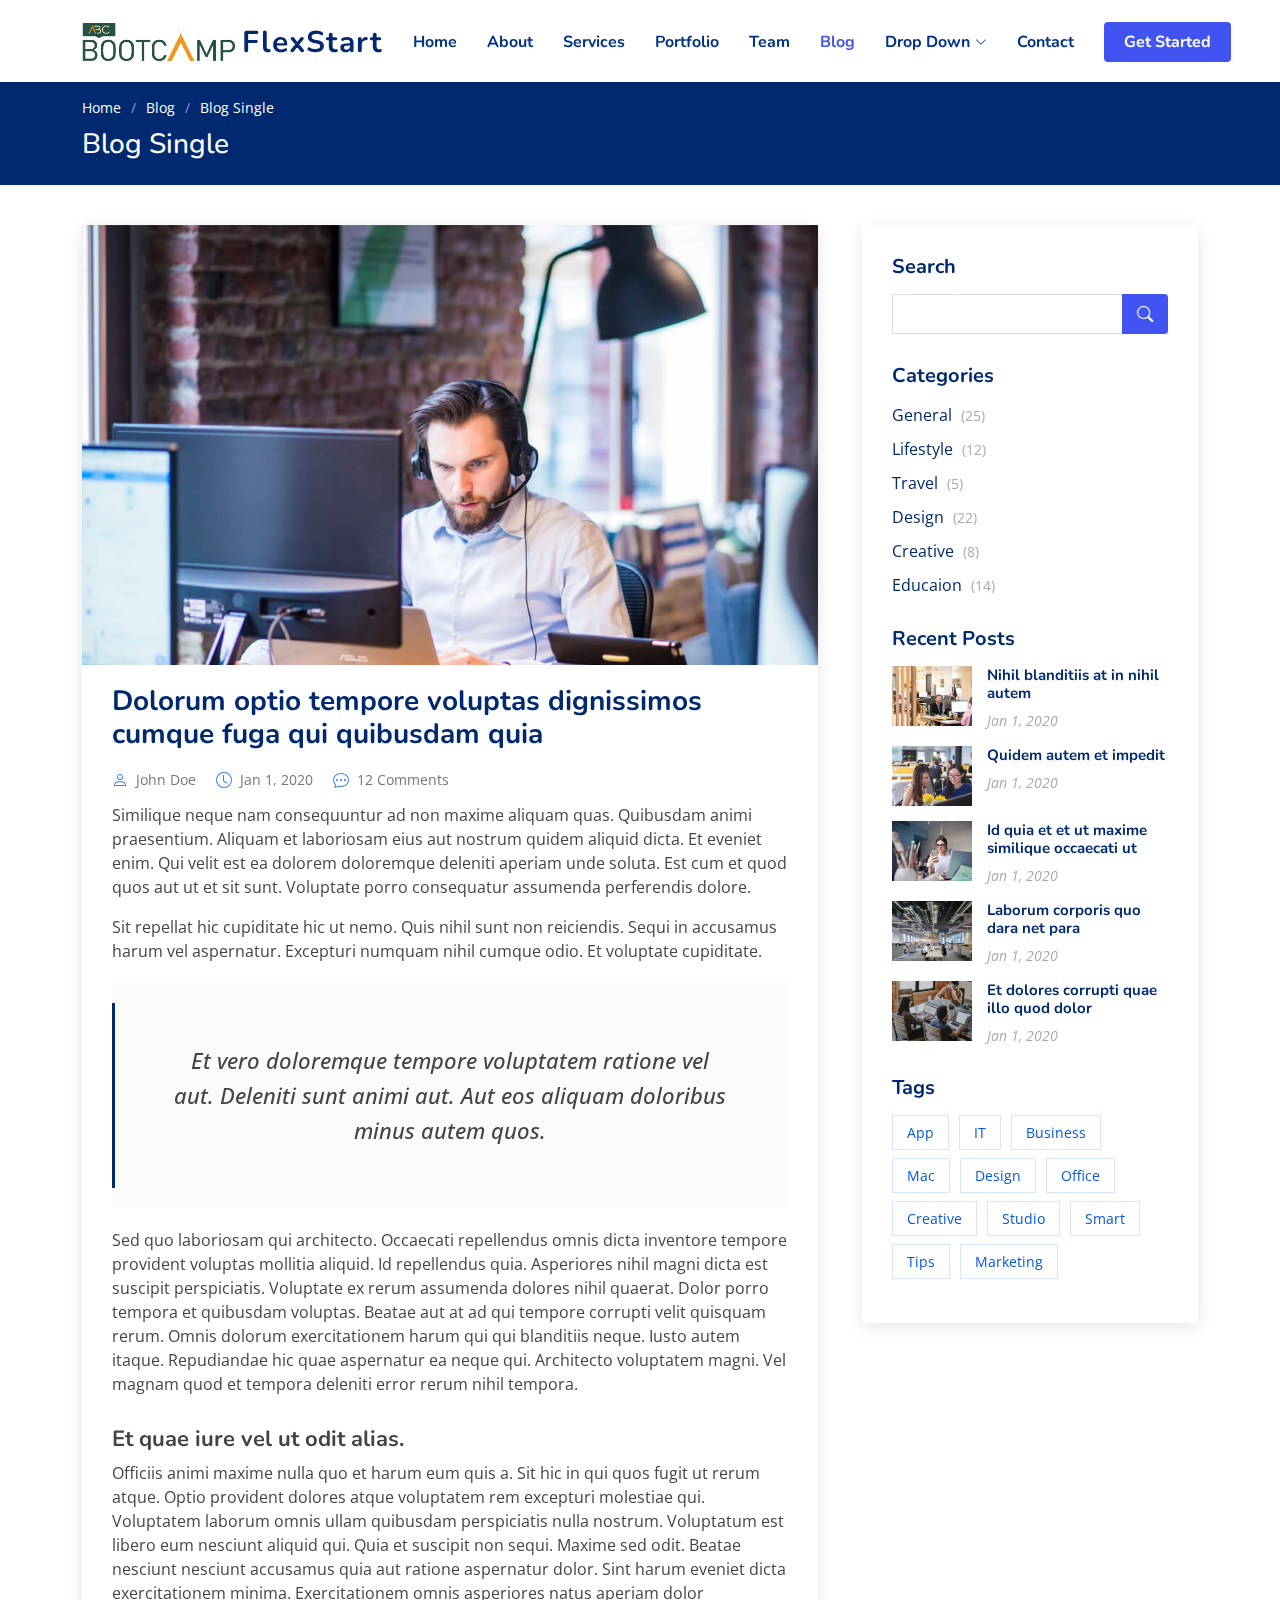
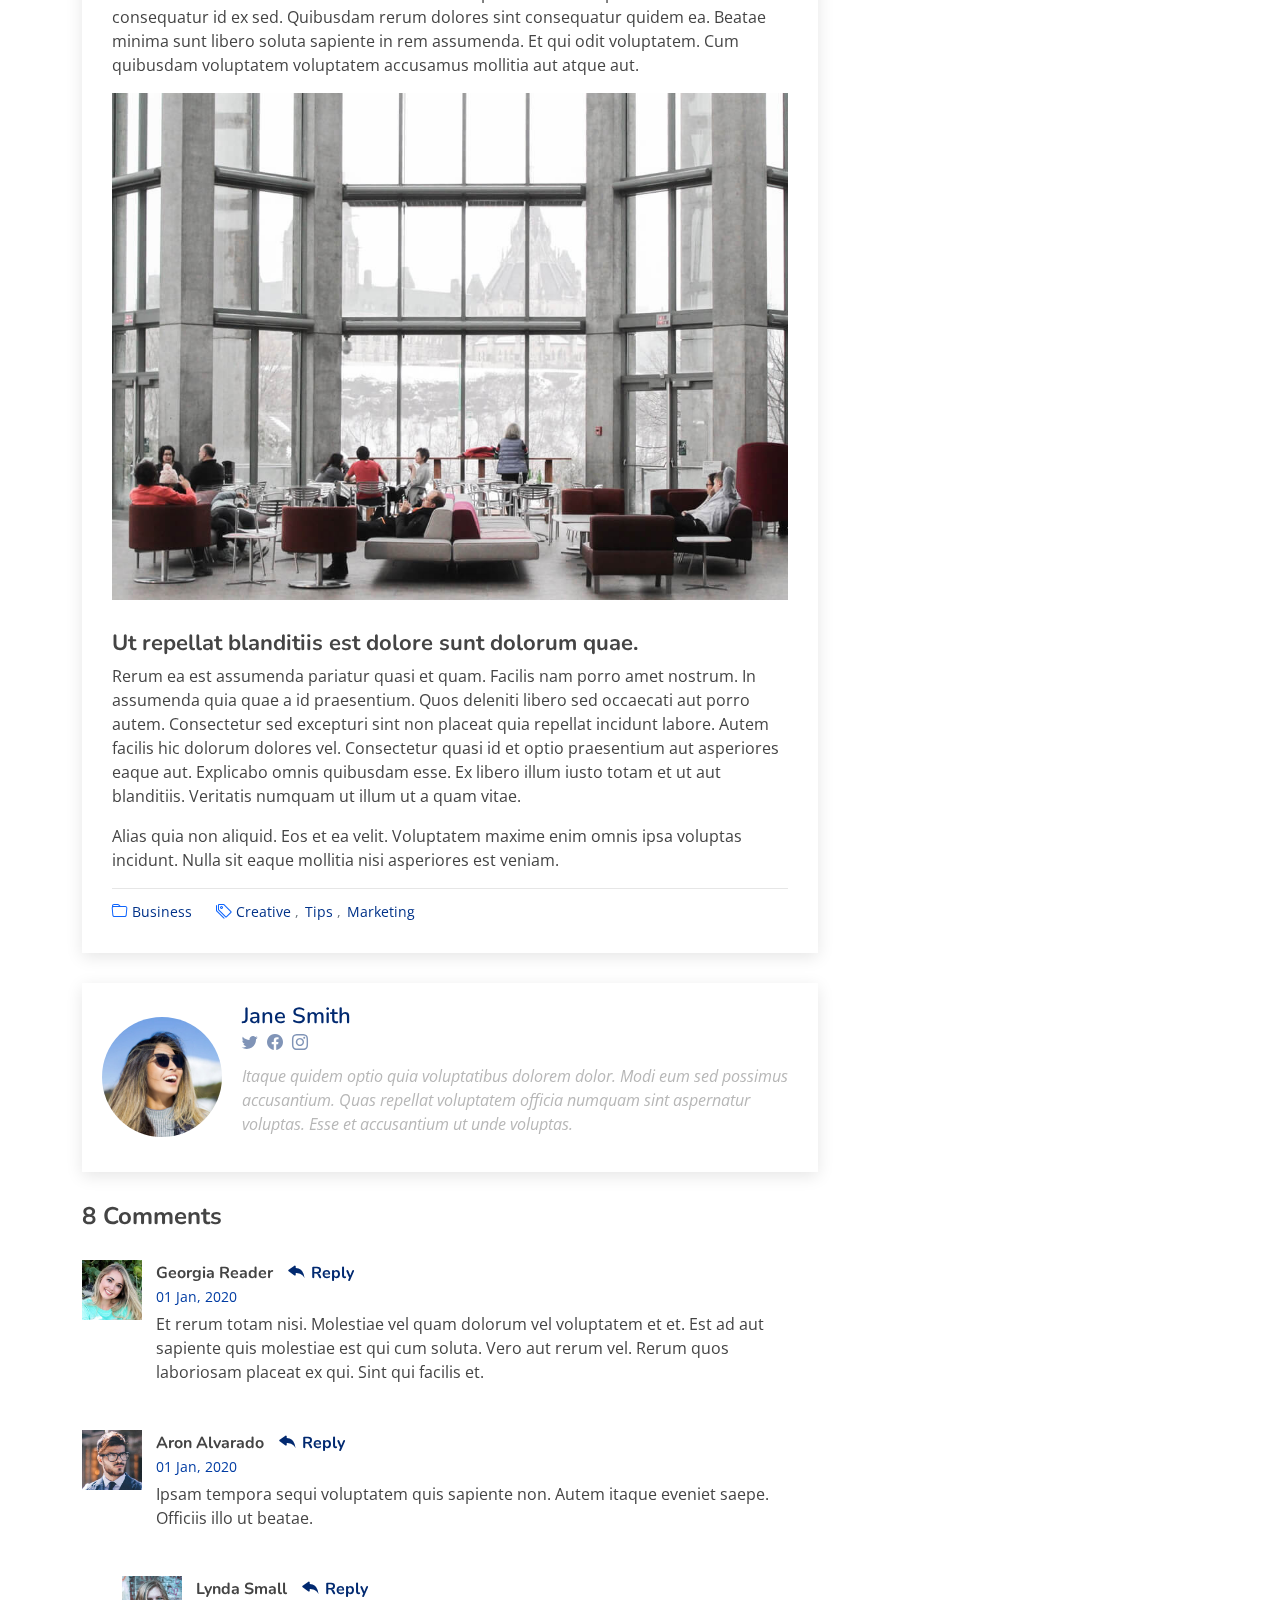
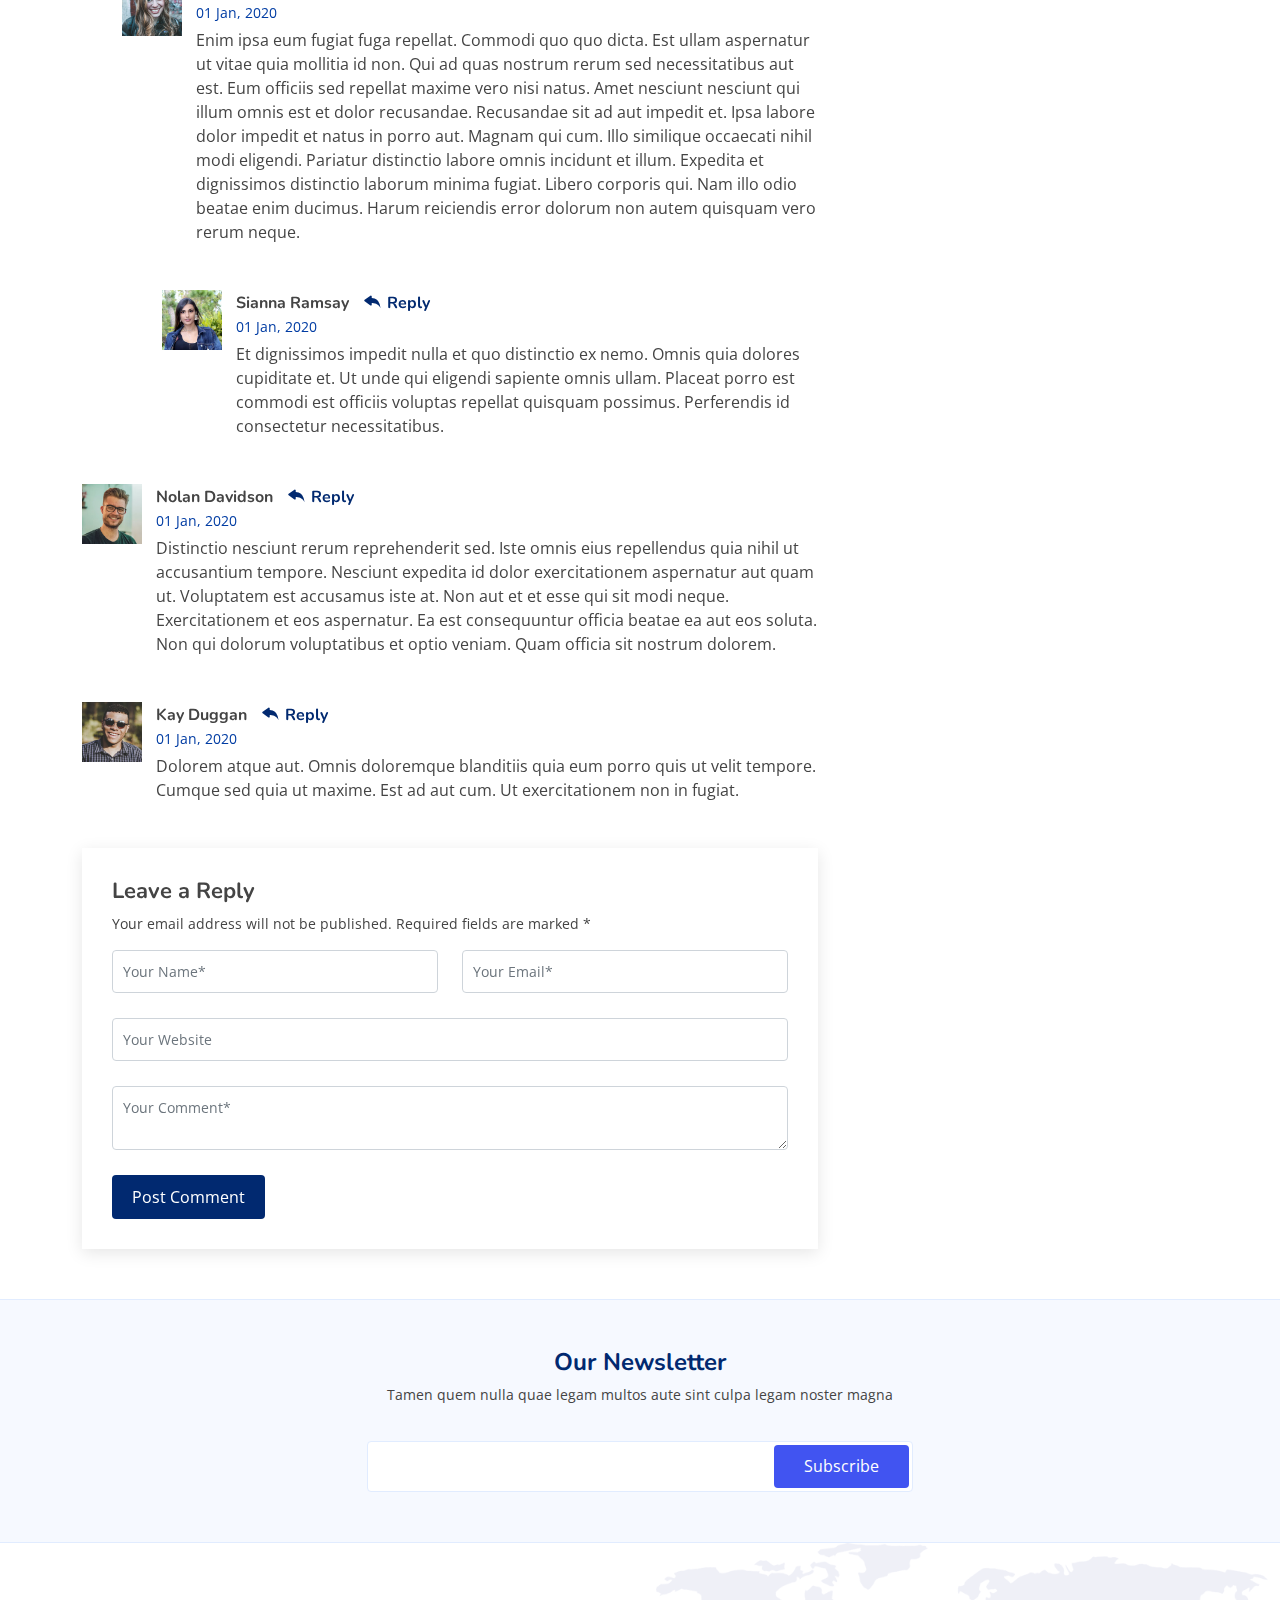
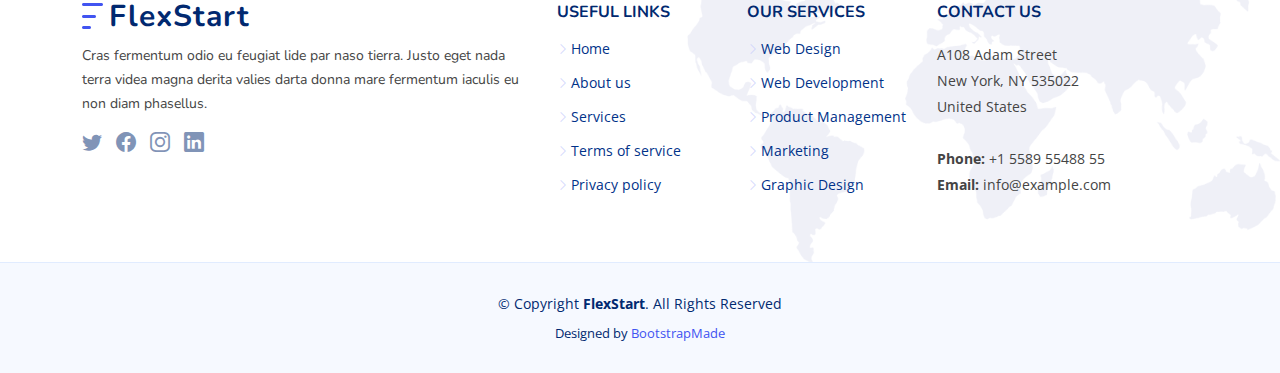
<file: blog-single.html>
<!DOCTYPE html>
<html lang="en">

<head>
  <meta charset="utf-8">
  <meta content="width=device-width, initial-scale=1.0" name="viewport">

  <title>Blog Single - FlexStart Bootstrap Template</title>
  <meta content="" name="description">
  <meta content="" name="keywords">

  <!-- Favicons -->
  <link href="assets/img/favicon.png" rel="icon">
  <link href="assets/img/apple-touch-icon.png" rel="apple-touch-icon">

  <!-- Google Fonts -->
  <link href="https://fonts.googleapis.com/css?family=Open+Sans:300,300i,400,400i,600,600i,700,700i|Nunito:300,300i,400,400i,600,600i,700,700i|Poppins:300,300i,400,400i,500,500i,600,600i,700,700i" rel="stylesheet">

  <!-- Vendor CSS Files -->
  <link href="assets/vendor/aos/aos.css" rel="stylesheet">
  <link href="assets/vendor/bootstrap/css/bootstrap.min.css" rel="stylesheet">
  <link href="assets/vendor/bootstrap-icons/bootstrap-icons.css" rel="stylesheet">
  <link href="assets/vendor/glightbox/css/glightbox.min.css" rel="stylesheet">
  <link href="assets/vendor/remixicon/remixicon.css" rel="stylesheet">
  <link href="assets/vendor/swiper/swiper-bundle.min.css" rel="stylesheet">

  <!-- Template Main CSS File -->
  <link href="assets/css/style.css" rel="stylesheet">

  <!-- =======================================================
  * Template Name: FlexStart - v1.12.0
  * Template URL: https://bootstrapmade.com/flexstart-bootstrap-startup-template/
  * Author: BootstrapMade.com
  * License: https://bootstrapmade.com/license/
  ======================================================== -->
</head>

<body>

  <!-- ======= Header ======= -->
  <header id="header" class="header fixed-top">
    <div class="container-fluid container-xl d-flex align-items-center justify-content-between">

      <a href="index.html" class="logo d-flex align-items-center">
        <img src="assets/img/bootcamp.png" alt="">
        <span>FlexStart</span>
      </a>

      <nav id="navbar" class="navbar">
        <ul>
          <li><a class="nav-link scrollto " href="#hero">Home</a></li>
          <li><a class="nav-link scrollto" href="#about">About</a></li>
          <li><a class="nav-link scrollto" href="#services">Services</a></li>
          <li><a class="nav-link scrollto" href="#portfolio">Portfolio</a></li>
          <li><a class="nav-link scrollto" href="#team">Team</a></li>
          <li><a class="active" href="blog.html">Blog</a></li>
          <li class="dropdown"><a href="#"><span>Drop Down</span> <i class="bi bi-chevron-down"></i></a>
            <ul>
              <li><a href="#">Drop Down 1</a></li>
              <li class="dropdown"><a href="#"><span>Deep Drop Down</span> <i class="bi bi-chevron-right"></i></a>
                <ul>
                  <li><a href="#">Deep Drop Down 1</a></li>
                  <li><a href="#">Deep Drop Down 2</a></li>
                  <li><a href="#">Deep Drop Down 3</a></li>
                  <li><a href="#">Deep Drop Down 4</a></li>
                  <li><a href="#">Deep Drop Down 5</a></li>
                </ul>
              </li>
              <li><a href="#">Drop Down 2</a></li>
              <li><a href="#">Drop Down 3</a></li>
              <li><a href="#">Drop Down 4</a></li>
            </ul>
          </li>
          <li><a class="nav-link scrollto" href="#contact">Contact</a></li>
          <li><a class="getstarted scrollto" href="#about">Get Started</a></li>
        </ul>
        <i class="bi bi-list mobile-nav-toggle"></i>
      </nav><!-- .navbar -->

    </div>
  </header><!-- End Header -->

  <main id="main">

    <!-- ======= Breadcrumbs ======= -->
    <section class="breadcrumbs">
      <div class="container">

        <ol>
          <li><a href="index.html">Home</a></li>
          <li><a href="blog.html">Blog</a></li>
          <li>Blog Single</li>
        </ol>
        <h2>Blog Single</h2>

      </div>
    </section><!-- End Breadcrumbs -->

    <!-- ======= Blog Single Section ======= -->
    <section id="blog" class="blog">
      <div class="container" data-aos="fade-up">

        <div class="row">

          <div class="col-lg-8 entries">

            <article class="entry entry-single">

              <div class="entry-img">
                <img src="assets/img/blog/blog-1.jpg" alt="" class="img-fluid">
              </div>

              <h2 class="entry-title">
                <a href="blog-single.html">Dolorum optio tempore voluptas dignissimos cumque fuga qui quibusdam quia</a>
              </h2>

              <div class="entry-meta">
                <ul>
                  <li class="d-flex align-items-center"><i class="bi bi-person"></i> <a href="blog-single.html">John Doe</a></li>
                  <li class="d-flex align-items-center"><i class="bi bi-clock"></i> <a href="blog-single.html"><time datetime="2020-01-01">Jan 1, 2020</time></a></li>
                  <li class="d-flex align-items-center"><i class="bi bi-chat-dots"></i> <a href="blog-single.html">12 Comments</a></li>
                </ul>
              </div>

              <div class="entry-content">
                <p>
                  Similique neque nam consequuntur ad non maxime aliquam quas. Quibusdam animi praesentium. Aliquam et laboriosam eius aut nostrum quidem aliquid dicta.
                  Et eveniet enim. Qui velit est ea dolorem doloremque deleniti aperiam unde soluta. Est cum et quod quos aut ut et sit sunt. Voluptate porro consequatur assumenda perferendis dolore.
                </p>

                <p>
                  Sit repellat hic cupiditate hic ut nemo. Quis nihil sunt non reiciendis. Sequi in accusamus harum vel aspernatur. Excepturi numquam nihil cumque odio. Et voluptate cupiditate.
                </p>

                <blockquote>
                  <p>
                    Et vero doloremque tempore voluptatem ratione vel aut. Deleniti sunt animi aut. Aut eos aliquam doloribus minus autem quos.
                  </p>
                </blockquote>

                <p>
                  Sed quo laboriosam qui architecto. Occaecati repellendus omnis dicta inventore tempore provident voluptas mollitia aliquid. Id repellendus quia. Asperiores nihil magni dicta est suscipit perspiciatis. Voluptate ex rerum assumenda dolores nihil quaerat.
                  Dolor porro tempora et quibusdam voluptas. Beatae aut at ad qui tempore corrupti velit quisquam rerum. Omnis dolorum exercitationem harum qui qui blanditiis neque.
                  Iusto autem itaque. Repudiandae hic quae aspernatur ea neque qui. Architecto voluptatem magni. Vel magnam quod et tempora deleniti error rerum nihil tempora.
                </p>

                <h3>Et quae iure vel ut odit alias.</h3>
                <p>
                  Officiis animi maxime nulla quo et harum eum quis a. Sit hic in qui quos fugit ut rerum atque. Optio provident dolores atque voluptatem rem excepturi molestiae qui. Voluptatem laborum omnis ullam quibusdam perspiciatis nulla nostrum. Voluptatum est libero eum nesciunt aliquid qui.
                  Quia et suscipit non sequi. Maxime sed odit. Beatae nesciunt nesciunt accusamus quia aut ratione aspernatur dolor. Sint harum eveniet dicta exercitationem minima. Exercitationem omnis asperiores natus aperiam dolor consequatur id ex sed. Quibusdam rerum dolores sint consequatur quidem ea.
                  Beatae minima sunt libero soluta sapiente in rem assumenda. Et qui odit voluptatem. Cum quibusdam voluptatem voluptatem accusamus mollitia aut atque aut.
                </p>
                <img src="assets/img/blog/blog-inside-post.jpg" class="img-fluid" alt="">

                <h3>Ut repellat blanditiis est dolore sunt dolorum quae.</h3>
                <p>
                  Rerum ea est assumenda pariatur quasi et quam. Facilis nam porro amet nostrum. In assumenda quia quae a id praesentium. Quos deleniti libero sed occaecati aut porro autem. Consectetur sed excepturi sint non placeat quia repellat incidunt labore. Autem facilis hic dolorum dolores vel.
                  Consectetur quasi id et optio praesentium aut asperiores eaque aut. Explicabo omnis quibusdam esse. Ex libero illum iusto totam et ut aut blanditiis. Veritatis numquam ut illum ut a quam vitae.
                </p>
                <p>
                  Alias quia non aliquid. Eos et ea velit. Voluptatem maxime enim omnis ipsa voluptas incidunt. Nulla sit eaque mollitia nisi asperiores est veniam.
                </p>

              </div>

              <div class="entry-footer">
                <i class="bi bi-folder"></i>
                <ul class="cats">
                  <li><a href="#">Business</a></li>
                </ul>

                <i class="bi bi-tags"></i>
                <ul class="tags">
                  <li><a href="#">Creative</a></li>
                  <li><a href="#">Tips</a></li>
                  <li><a href="#">Marketing</a></li>
                </ul>
              </div>

            </article><!-- End blog entry -->

            <div class="blog-author d-flex align-items-center">
              <img src="assets/img/blog/blog-author.jpg" class="rounded-circle float-left" alt="">
              <div>
                <h4>Jane Smith</h4>
                <div class="social-links">
                  <a href="https://twitters.com/#"><i class="bi bi-twitter"></i></a>
                  <a href="https://facebook.com/#"><i class="bi bi-facebook"></i></a>
                  <a href="https://instagram.com/#"><i class="biu bi-instagram"></i></a>
                </div>
                <p>
                  Itaque quidem optio quia voluptatibus dolorem dolor. Modi eum sed possimus accusantium. Quas repellat voluptatem officia numquam sint aspernatur voluptas. Esse et accusantium ut unde voluptas.
                </p>
              </div>
            </div><!-- End blog author bio -->

            <div class="blog-comments">

              <h4 class="comments-count">8 Comments</h4>

              <div id="comment-1" class="comment">
                <div class="d-flex">
                  <div class="comment-img"><img src="assets/img/blog/comments-1.jpg" alt=""></div>
                  <div>
                    <h5><a href="">Georgia Reader</a> <a href="#" class="reply"><i class="bi bi-reply-fill"></i> Reply</a></h5>
                    <time datetime="2020-01-01">01 Jan, 2020</time>
                    <p>
                      Et rerum totam nisi. Molestiae vel quam dolorum vel voluptatem et et. Est ad aut sapiente quis molestiae est qui cum soluta.
                      Vero aut rerum vel. Rerum quos laboriosam placeat ex qui. Sint qui facilis et.
                    </p>
                  </div>
                </div>
              </div><!-- End comment #1 -->

              <div id="comment-2" class="comment">
                <div class="d-flex">
                  <div class="comment-img"><img src="assets/img/blog/comments-2.jpg" alt=""></div>
                  <div>
                    <h5><a href="">Aron Alvarado</a> <a href="#" class="reply"><i class="bi bi-reply-fill"></i> Reply</a></h5>
                    <time datetime="2020-01-01">01 Jan, 2020</time>
                    <p>
                      Ipsam tempora sequi voluptatem quis sapiente non. Autem itaque eveniet saepe. Officiis illo ut beatae.
                    </p>
                  </div>
                </div>

                <div id="comment-reply-1" class="comment comment-reply">
                  <div class="d-flex">
                    <div class="comment-img"><img src="assets/img/blog/comments-3.jpg" alt=""></div>
                    <div>
                      <h5><a href="">Lynda Small</a> <a href="#" class="reply"><i class="bi bi-reply-fill"></i> Reply</a></h5>
                      <time datetime="2020-01-01">01 Jan, 2020</time>
                      <p>
                        Enim ipsa eum fugiat fuga repellat. Commodi quo quo dicta. Est ullam aspernatur ut vitae quia mollitia id non. Qui ad quas nostrum rerum sed necessitatibus aut est. Eum officiis sed repellat maxime vero nisi natus. Amet nesciunt nesciunt qui illum omnis est et dolor recusandae.

                        Recusandae sit ad aut impedit et. Ipsa labore dolor impedit et natus in porro aut. Magnam qui cum. Illo similique occaecati nihil modi eligendi. Pariatur distinctio labore omnis incidunt et illum. Expedita et dignissimos distinctio laborum minima fugiat.

                        Libero corporis qui. Nam illo odio beatae enim ducimus. Harum reiciendis error dolorum non autem quisquam vero rerum neque.
                      </p>
                    </div>
                  </div>

                  <div id="comment-reply-2" class="comment comment-reply">
                    <div class="d-flex">
                      <div class="comment-img"><img src="assets/img/blog/comments-4.jpg" alt=""></div>
                      <div>
                        <h5><a href="">Sianna Ramsay</a> <a href="#" class="reply"><i class="bi bi-reply-fill"></i> Reply</a></h5>
                        <time datetime="2020-01-01">01 Jan, 2020</time>
                        <p>
                          Et dignissimos impedit nulla et quo distinctio ex nemo. Omnis quia dolores cupiditate et. Ut unde qui eligendi sapiente omnis ullam. Placeat porro est commodi est officiis voluptas repellat quisquam possimus. Perferendis id consectetur necessitatibus.
                        </p>
                      </div>
                    </div>

                  </div><!-- End comment reply #2-->

                </div><!-- End comment reply #1-->

              </div><!-- End comment #2-->

              <div id="comment-3" class="comment">
                <div class="d-flex">
                  <div class="comment-img"><img src="assets/img/blog/comments-5.jpg" alt=""></div>
                  <div>
                    <h5><a href="">Nolan Davidson</a> <a href="#" class="reply"><i class="bi bi-reply-fill"></i> Reply</a></h5>
                    <time datetime="2020-01-01">01 Jan, 2020</time>
                    <p>
                      Distinctio nesciunt rerum reprehenderit sed. Iste omnis eius repellendus quia nihil ut accusantium tempore. Nesciunt expedita id dolor exercitationem aspernatur aut quam ut. Voluptatem est accusamus iste at.
                      Non aut et et esse qui sit modi neque. Exercitationem et eos aspernatur. Ea est consequuntur officia beatae ea aut eos soluta. Non qui dolorum voluptatibus et optio veniam. Quam officia sit nostrum dolorem.
                    </p>
                  </div>
                </div>

              </div><!-- End comment #3 -->

              <div id="comment-4" class="comment">
                <div class="d-flex">
                  <div class="comment-img"><img src="assets/img/blog/comments-6.jpg" alt=""></div>
                  <div>
                    <h5><a href="">Kay Duggan</a> <a href="#" class="reply"><i class="bi bi-reply-fill"></i> Reply</a></h5>
                    <time datetime="2020-01-01">01 Jan, 2020</time>
                    <p>
                      Dolorem atque aut. Omnis doloremque blanditiis quia eum porro quis ut velit tempore. Cumque sed quia ut maxime. Est ad aut cum. Ut exercitationem non in fugiat.
                    </p>
                  </div>
                </div>

              </div><!-- End comment #4 -->

              <div class="reply-form">
                <h4>Leave a Reply</h4>
                <p>Your email address will not be published. Required fields are marked * </p>
                <form action="">
                  <div class="row">
                    <div class="col-md-6 form-group">
                      <input name="name" type="text" class="form-control" placeholder="Your Name*">
                    </div>
                    <div class="col-md-6 form-group">
                      <input name="email" type="text" class="form-control" placeholder="Your Email*">
                    </div>
                  </div>
                  <div class="row">
                    <div class="col form-group">
                      <input name="website" type="text" class="form-control" placeholder="Your Website">
                    </div>
                  </div>
                  <div class="row">
                    <div class="col form-group">
                      <textarea name="comment" class="form-control" placeholder="Your Comment*"></textarea>
                    </div>
                  </div>
                  <button type="submit" class="btn btn-primary">Post Comment</button>

                </form>

              </div>

            </div><!-- End blog comments -->

          </div><!-- End blog entries list -->

          <div class="col-lg-4">

            <div class="sidebar">

              <h3 class="sidebar-title">Search</h3>
              <div class="sidebar-item search-form">
                <form action="">
                  <input type="text">
                  <button type="submit"><i class="bi bi-search"></i></button>
                </form>
              </div><!-- End sidebar search formn-->

              <h3 class="sidebar-title">Categories</h3>
              <div class="sidebar-item categories">
                <ul>
                  <li><a href="#">General <span>(25)</span></a></li>
                  <li><a href="#">Lifestyle <span>(12)</span></a></li>
                  <li><a href="#">Travel <span>(5)</span></a></li>
                  <li><a href="#">Design <span>(22)</span></a></li>
                  <li><a href="#">Creative <span>(8)</span></a></li>
                  <li><a href="#">Educaion <span>(14)</span></a></li>
                </ul>
              </div><!-- End sidebar categories-->

              <h3 class="sidebar-title">Recent Posts</h3>
              <div class="sidebar-item recent-posts">
                <div class="post-item clearfix">
                  <img src="assets/img/blog/blog-recent-1.jpg" alt="">
                  <h4><a href="blog-single.html">Nihil blanditiis at in nihil autem</a></h4>
                  <time datetime="2020-01-01">Jan 1, 2020</time>
                </div>

                <div class="post-item clearfix">
                  <img src="assets/img/blog/blog-recent-2.jpg" alt="">
                  <h4><a href="blog-single.html">Quidem autem et impedit</a></h4>
                  <time datetime="2020-01-01">Jan 1, 2020</time>
                </div>

                <div class="post-item clearfix">
                  <img src="assets/img/blog/blog-recent-3.jpg" alt="">
                  <h4><a href="blog-single.html">Id quia et et ut maxime similique occaecati ut</a></h4>
                  <time datetime="2020-01-01">Jan 1, 2020</time>
                </div>

                <div class="post-item clearfix">
                  <img src="assets/img/blog/blog-recent-4.jpg" alt="">
                  <h4><a href="blog-single.html">Laborum corporis quo dara net para</a></h4>
                  <time datetime="2020-01-01">Jan 1, 2020</time>
                </div>

                <div class="post-item clearfix">
                  <img src="assets/img/blog/blog-recent-5.jpg" alt="">
                  <h4><a href="blog-single.html">Et dolores corrupti quae illo quod dolor</a></h4>
                  <time datetime="2020-01-01">Jan 1, 2020</time>
                </div>

              </div><!-- End sidebar recent posts-->

              <h3 class="sidebar-title">Tags</h3>
              <div class="sidebar-item tags">
                <ul>
                  <li><a href="#">App</a></li>
                  <li><a href="#">IT</a></li>
                  <li><a href="#">Business</a></li>
                  <li><a href="#">Mac</a></li>
                  <li><a href="#">Design</a></li>
                  <li><a href="#">Office</a></li>
                  <li><a href="#">Creative</a></li>
                  <li><a href="#">Studio</a></li>
                  <li><a href="#">Smart</a></li>
                  <li><a href="#">Tips</a></li>
                  <li><a href="#">Marketing</a></li>
                </ul>
              </div><!-- End sidebar tags-->

            </div><!-- End sidebar -->

          </div><!-- End blog sidebar -->

        </div>

      </div>
    </section><!-- End Blog Single Section -->

  </main><!-- End #main -->

  <!-- ======= Footer ======= -->
  <footer id="footer" class="footer">

    <div class="footer-newsletter">
      <div class="container">
        <div class="row justify-content-center">
          <div class="col-lg-12 text-center">
            <h4>Our Newsletter</h4>
            <p>Tamen quem nulla quae legam multos aute sint culpa legam noster magna</p>
          </div>
          <div class="col-lg-6">
            <form action="" method="post">
              <input type="email" name="email"><input type="submit" value="Subscribe">
            </form>
          </div>
        </div>
      </div>
    </div>

    <div class="footer-top">
      <div class="container">
        <div class="row gy-4">
          <div class="col-lg-5 col-md-12 footer-info">
            <a href="index.html" class="logo d-flex align-items-center">
              <img src="assets/img/logo.png" alt="">
              <span>FlexStart</span>
            </a>
            <p>Cras fermentum odio eu feugiat lide par naso tierra. Justo eget nada terra videa magna derita valies darta donna mare fermentum iaculis eu non diam phasellus.</p>
            <div class="social-links mt-3">
              <a href="#" class="twitter"><i class="bi bi-twitter"></i></a>
              <a href="#" class="facebook"><i class="bi bi-facebook"></i></a>
              <a href="#" class="instagram"><i class="bi bi-instagram"></i></a>
              <a href="#" class="linkedin"><i class="bi bi-linkedin"></i></a>
            </div>
          </div>

          <div class="col-lg-2 col-6 footer-links">
            <h4>Useful Links</h4>
            <ul>
              <li><i class="bi bi-chevron-right"></i> <a href="#">Home</a></li>
              <li><i class="bi bi-chevron-right"></i> <a href="#">About us</a></li>
              <li><i class="bi bi-chevron-right"></i> <a href="#">Services</a></li>
              <li><i class="bi bi-chevron-right"></i> <a href="#">Terms of service</a></li>
              <li><i class="bi bi-chevron-right"></i> <a href="#">Privacy policy</a></li>
            </ul>
          </div>

          <div class="col-lg-2 col-6 footer-links">
            <h4>Our Services</h4>
            <ul>
              <li><i class="bi bi-chevron-right"></i> <a href="#">Web Design</a></li>
              <li><i class="bi bi-chevron-right"></i> <a href="#">Web Development</a></li>
              <li><i class="bi bi-chevron-right"></i> <a href="#">Product Management</a></li>
              <li><i class="bi bi-chevron-right"></i> <a href="#">Marketing</a></li>
              <li><i class="bi bi-chevron-right"></i> <a href="#">Graphic Design</a></li>
            </ul>
          </div>

          <div class="col-lg-3 col-md-12 footer-contact text-center text-md-start">
            <h4>Contact Us</h4>
            <p>
              A108 Adam Street <br>
              New York, NY 535022<br>
              United States <br><br>
              <strong>Phone:</strong> +1 5589 55488 55<br>
              <strong>Email:</strong> info@example.com<br>
            </p>

          </div>

        </div>
      </div>
    </div>

    <div class="container">
      <div class="copyright">
        &copy; Copyright <strong><span>FlexStart</span></strong>. All Rights Reserved
      </div>
      <div class="credits">
        <!-- All the links in the footer should remain intact. -->
        <!-- You can delete the links only if you purchased the pro version. -->
        <!-- Licensing information: https://bootstrapmade.com/license/ -->
        <!-- Purchase the pro version with working PHP/AJAX contact form: https://bootstrapmade.com/flexstart-bootstrap-startup-template/ -->
        Designed by <a href="https://bootstrapmade.com/">BootstrapMade</a>
      </div>
    </div>
  </footer><!-- End Footer -->

  <a href="#" class="back-to-top d-flex align-items-center justify-content-center"><i class="bi bi-arrow-up-short"></i></a>

  <!-- Vendor JS Files -->
  <script src="assets/vendor/purecounter/purecounter_vanilla.js"></script>
  <script src="assets/vendor/aos/aos.js"></script>
  <script src="assets/vendor/bootstrap/js/bootstrap.bundle.min.js"></script>
  <script src="assets/vendor/glightbox/js/glightbox.min.js"></script>
  <script src="assets/vendor/isotope-layout/isotope.pkgd.min.js"></script>
  <script src="assets/vendor/swiper/swiper-bundle.min.js"></script>
  <script src="assets/vendor/php-email-form/validate.js"></script>

  <!-- Template Main JS File -->
  <script src="assets/js/main.js"></script>

</body>

</html>
</file>
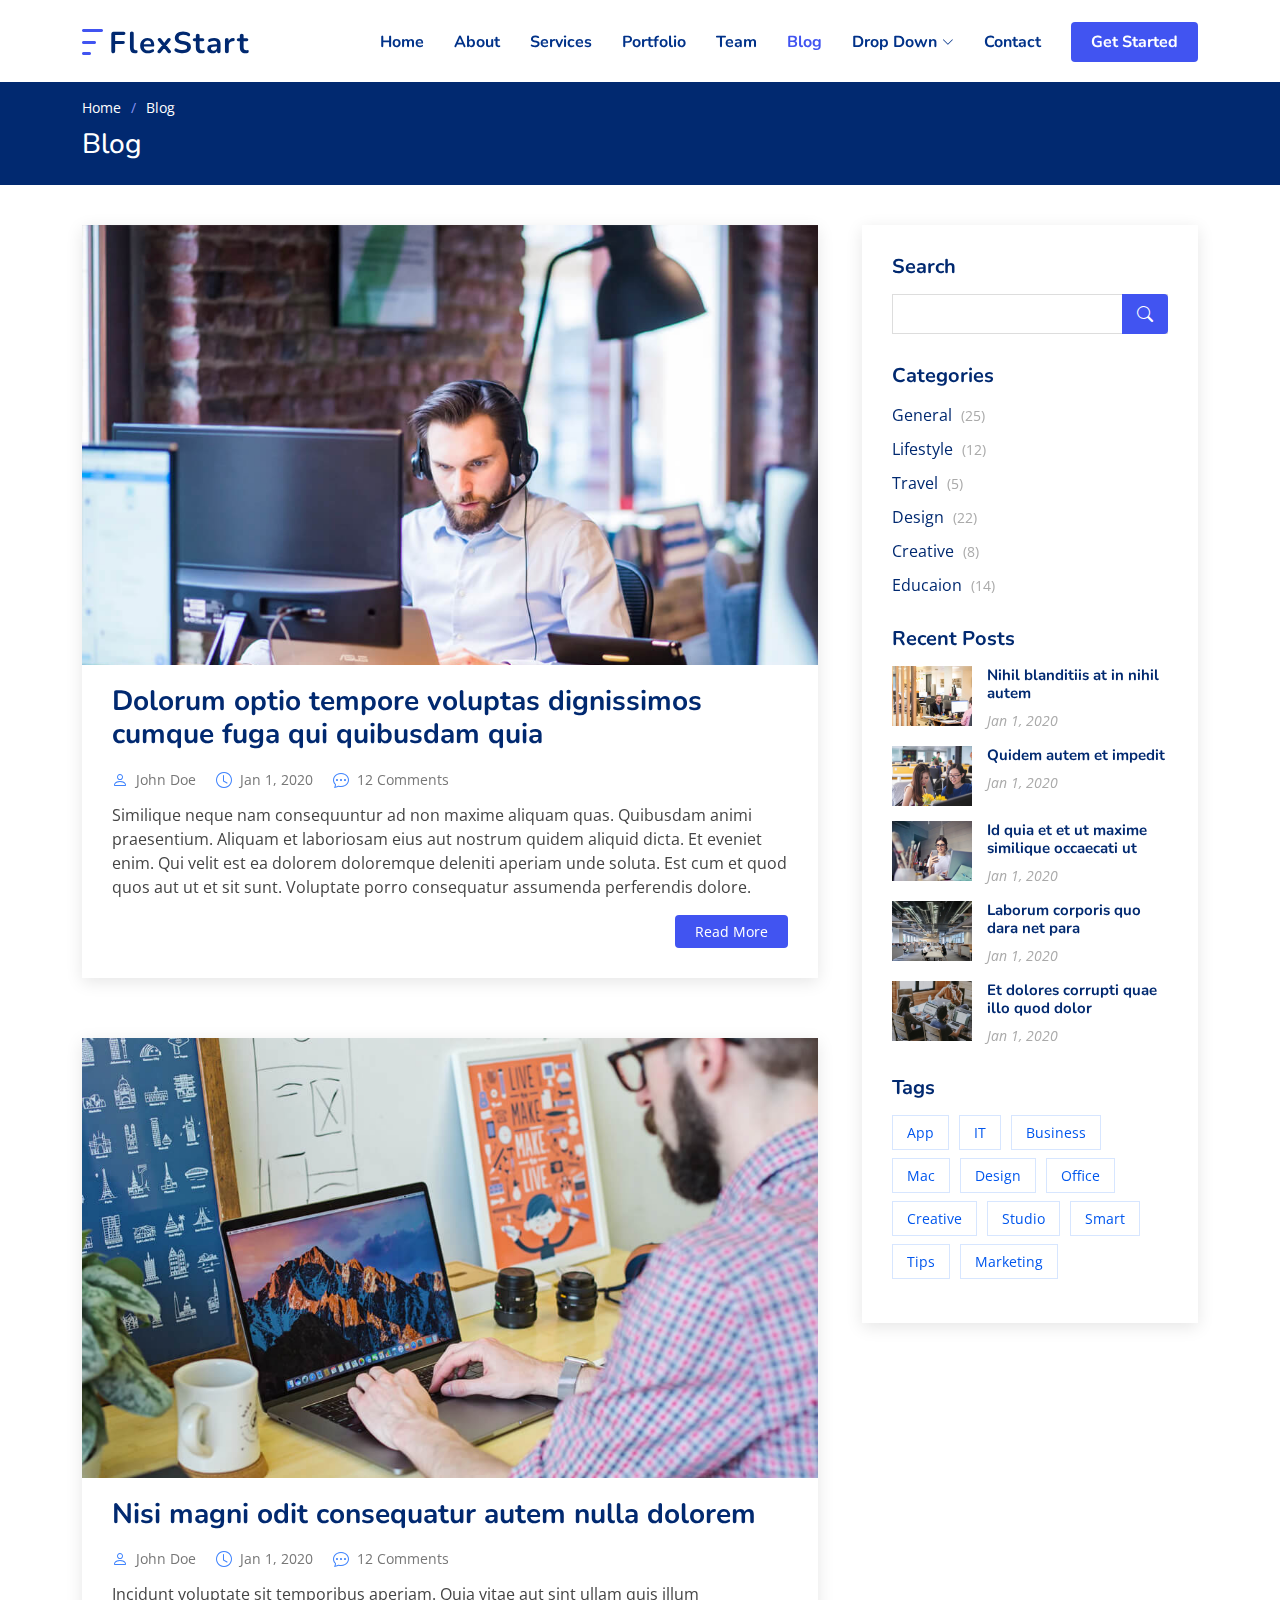
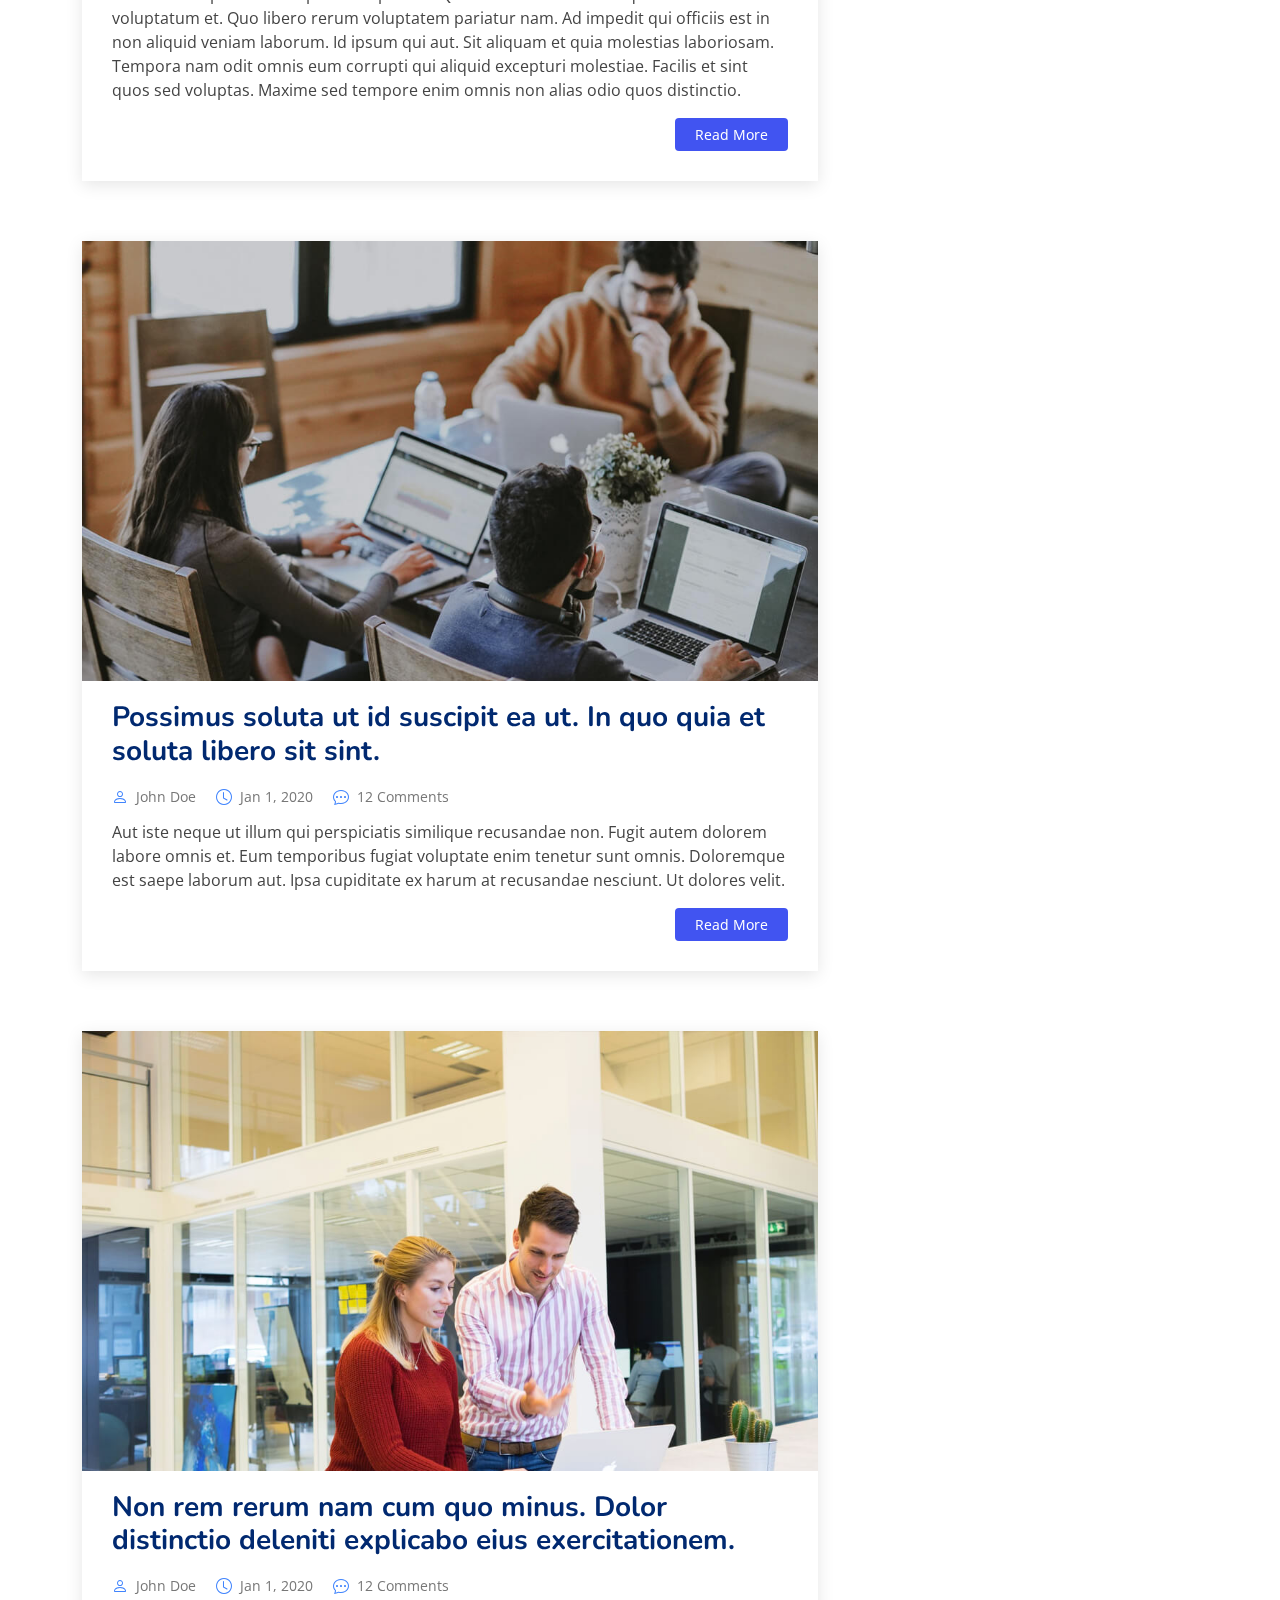
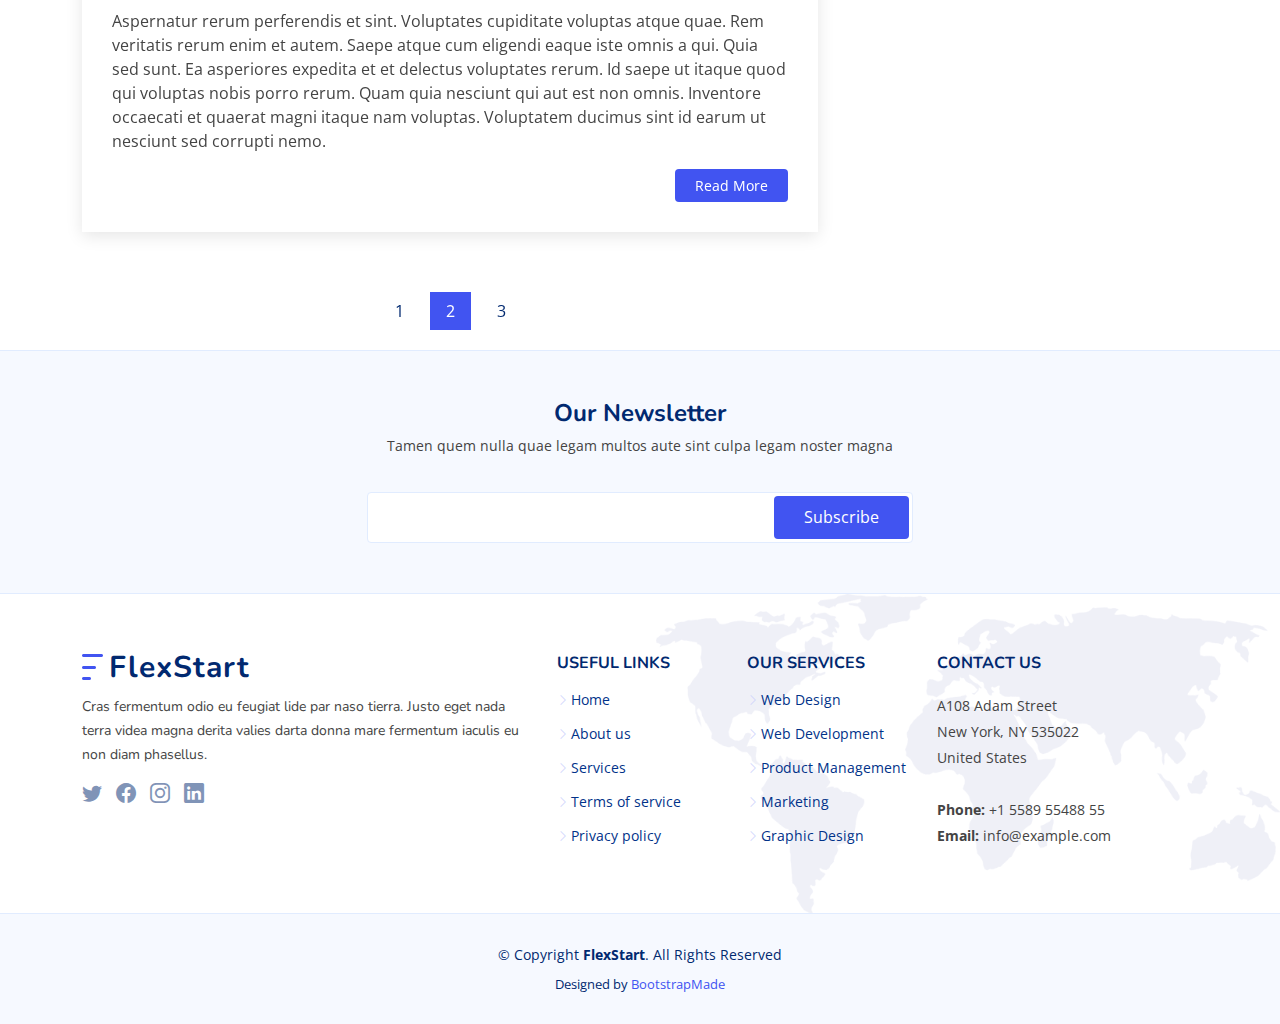
<file: blog.html>
<!DOCTYPE html>
<html lang="en">

<head>
  <meta charset="utf-8">
  <meta content="width=device-width, initial-scale=1.0" name="viewport">

  <title>Blog - FlexStart Bootstrap Template</title>
  <meta content="" name="description">
  <meta content="" name="keywords">

  <!-- Favicons -->
  <link href="assets/img/favicon.png" rel="icon">
  <link href="assets/img/apple-touch-icon.png" rel="apple-touch-icon">

  <!-- Google Fonts -->
  <link href="https://fonts.googleapis.com/css?family=Open+Sans:300,300i,400,400i,600,600i,700,700i|Nunito:300,300i,400,400i,600,600i,700,700i|Poppins:300,300i,400,400i,500,500i,600,600i,700,700i" rel="stylesheet">

  <!-- Vendor CSS Files -->
  <link href="assets/vendor/aos/aos.css" rel="stylesheet">
  <link href="assets/vendor/bootstrap/css/bootstrap.min.css" rel="stylesheet">
  <link href="assets/vendor/bootstrap-icons/bootstrap-icons.css" rel="stylesheet">
  <link href="assets/vendor/glightbox/css/glightbox.min.css" rel="stylesheet">
  <link href="assets/vendor/remixicon/remixicon.css" rel="stylesheet">
  <link href="assets/vendor/swiper/swiper-bundle.min.css" rel="stylesheet">

  <!-- Template Main CSS File -->
  <link href="assets/css/style.css" rel="stylesheet">

  <!-- =======================================================
  * Template Name: FlexStart - v1.12.0
  * Template URL: https://bootstrapmade.com/flexstart-bootstrap-startup-template/
  * Author: BootstrapMade.com
  * License: https://bootstrapmade.com/license/
  ======================================================== -->
</head>

<body>

  <!-- ======= Header ======= -->
  <header id="header" class="header fixed-top">
    <div class="container-fluid container-xl d-flex align-items-center justify-content-between">

      <a href="index.html" class="logo d-flex align-items-center">
        <img src="assets/img/logo.png" alt="">
        <span>FlexStart</span>
      </a>

      <nav id="navbar" class="navbar">
        <ul>
          <li><a class="nav-link scrollto " href="#hero">Home</a></li>
          <li><a class="nav-link scrollto" href="#about">About</a></li>
          <li><a class="nav-link scrollto" href="#services">Services</a></li>
          <li><a class="nav-link scrollto" href="#portfolio">Portfolio</a></li>
          <li><a class="nav-link scrollto" href="#team">Team</a></li>
          <li><a class="active" href="blog.html">Blog</a></li>
          <li class="dropdown"><a href="#"><span>Drop Down</span> <i class="bi bi-chevron-down"></i></a>
            <ul>
              <li><a href="#">Drop Down 1</a></li>
              <li class="dropdown"><a href="#"><span>Deep Drop Down</span> <i class="bi bi-chevron-right"></i></a>
                <ul>
                  <li><a href="#">Deep Drop Down 1</a></li>
                  <li><a href="#">Deep Drop Down 2</a></li>
                  <li><a href="#">Deep Drop Down 3</a></li>
                  <li><a href="#">Deep Drop Down 4</a></li>
                  <li><a href="#">Deep Drop Down 5</a></li>
                </ul>
              </li>
              <li><a href="#">Drop Down 2</a></li>
              <li><a href="#">Drop Down 3</a></li>
              <li><a href="#">Drop Down 4</a></li>
            </ul>
          </li>
          <li><a class="nav-link scrollto" href="#contact">Contact</a></li>
          <li><a class="getstarted scrollto" href="#about">Get Started</a></li>
        </ul>
        <i class="bi bi-list mobile-nav-toggle"></i>
      </nav><!-- .navbar -->

    </div>
  </header><!-- End Header -->

  <main id="main">

    <!-- ======= Breadcrumbs ======= -->
    <section class="breadcrumbs">
      <div class="container">

        <ol>
          <li><a href="index.html">Home</a></li>
          <li>Blog</li>
        </ol>
        <h2>Blog</h2>

      </div>
    </section><!-- End Breadcrumbs -->

    <!-- ======= Blog Section ======= -->
    <section id="blog" class="blog">
      <div class="container" data-aos="fade-up">

        <div class="row">

          <div class="col-lg-8 entries">

            <article class="entry">

              <div class="entry-img">
                <img src="assets/img/blog/blog-1.jpg" alt="" class="img-fluid">
              </div>

              <h2 class="entry-title">
                <a href="blog-single.html">Dolorum optio tempore voluptas dignissimos cumque fuga qui quibusdam quia</a>
              </h2>

              <div class="entry-meta">
                <ul>
                  <li class="d-flex align-items-center"><i class="bi bi-person"></i> <a href="blog-single.html">John Doe</a></li>
                  <li class="d-flex align-items-center"><i class="bi bi-clock"></i> <a href="blog-single.html"><time datetime="2020-01-01">Jan 1, 2020</time></a></li>
                  <li class="d-flex align-items-center"><i class="bi bi-chat-dots"></i> <a href="blog-single.html">12 Comments</a></li>
                </ul>
              </div>

              <div class="entry-content">
                <p>
                  Similique neque nam consequuntur ad non maxime aliquam quas. Quibusdam animi praesentium. Aliquam et laboriosam eius aut nostrum quidem aliquid dicta.
                  Et eveniet enim. Qui velit est ea dolorem doloremque deleniti aperiam unde soluta. Est cum et quod quos aut ut et sit sunt. Voluptate porro consequatur assumenda perferendis dolore.
                </p>
                <div class="read-more">
                  <a href="blog-single.html">Read More</a>
                </div>
              </div>

            </article><!-- End blog entry -->

            <article class="entry">

              <div class="entry-img">
                <img src="assets/img/blog/blog-2.jpg" alt="" class="img-fluid">
              </div>

              <h2 class="entry-title">
                <a href="blog-single.html">Nisi magni odit consequatur autem nulla dolorem</a>
              </h2>

              <div class="entry-meta">
                <ul>
                  <li class="d-flex align-items-center"><i class="bi bi-person"></i> <a href="blog-single.html">John Doe</a></li>
                  <li class="d-flex align-items-center"><i class="bi bi-clock"></i> <a href="blog-single.html"><time datetime="2020-01-01">Jan 1, 2020</time></a></li>
                  <li class="d-flex align-items-center"><i class="bi bi-chat-dots"></i> <a href="blog-single.html">12 Comments</a></li>
                </ul>
              </div>

              <div class="entry-content">
                <p>
                  Incidunt voluptate sit temporibus aperiam. Quia vitae aut sint ullam quis illum voluptatum et. Quo libero rerum voluptatem pariatur nam.
                  Ad impedit qui officiis est in non aliquid veniam laborum. Id ipsum qui aut. Sit aliquam et quia molestias laboriosam. Tempora nam odit omnis eum corrupti qui aliquid excepturi molestiae. Facilis et sint quos sed voluptas. Maxime sed tempore enim omnis non alias odio quos distinctio.
                </p>
                <div class="read-more">
                  <a href="blog-single.html">Read More</a>
                </div>
              </div>

            </article><!-- End blog entry -->

            <article class="entry">

              <div class="entry-img">
                <img src="assets/img/blog/blog-3.jpg" alt="" class="img-fluid">
              </div>

              <h2 class="entry-title">
                <a href="blog-single.html">Possimus soluta ut id suscipit ea ut. In quo quia et soluta libero sit sint.</a>
              </h2>

              <div class="entry-meta">
                <ul>
                  <li class="d-flex align-items-center"><i class="bi bi-person"></i> <a href="blog-single.html">John Doe</a></li>
                  <li class="d-flex align-items-center"><i class="bi bi-clock"></i> <a href="blog-single.html"><time datetime="2020-01-01">Jan 1, 2020</time></a></li>
                  <li class="d-flex align-items-center"><i class="bi bi-chat-dots"></i> <a href="blog-single.html">12 Comments</a></li>
                </ul>
              </div>

              <div class="entry-content">
                <p>
                  Aut iste neque ut illum qui perspiciatis similique recusandae non. Fugit autem dolorem labore omnis et. Eum temporibus fugiat voluptate enim tenetur sunt omnis.
                  Doloremque est saepe laborum aut. Ipsa cupiditate ex harum at recusandae nesciunt. Ut dolores velit.
                </p>
                <div class="read-more">
                  <a href="blog-single.html">Read More</a>
                </div>
              </div>

            </article><!-- End blog entry -->

            <article class="entry">

              <div class="entry-img">
                <img src="assets/img/blog/blog-4.jpg" alt="" class="img-fluid">
              </div>

              <h2 class="entry-title">
                <a href="blog-single.html">Non rem rerum nam cum quo minus. Dolor distinctio deleniti explicabo eius exercitationem.</a>
              </h2>

              <div class="entry-meta">
                <ul>
                  <li class="d-flex align-items-center"><i class="bi bi-person"></i> <a href="blog-single.html">John Doe</a></li>
                  <li class="d-flex align-items-center"><i class="bi bi-clock"></i> <a href="blog-single.html"><time datetime="2020-01-01">Jan 1, 2020</time></a></li>
                  <li class="d-flex align-items-center"><i class="bi bi-chat-dots"></i> <a href="blog-single.html">12 Comments</a></li>
                </ul>
              </div>

              <div class="entry-content">
                <p>
                  Aspernatur rerum perferendis et sint. Voluptates cupiditate voluptas atque quae. Rem veritatis rerum enim et autem. Saepe atque cum eligendi eaque iste omnis a qui.
                  Quia sed sunt. Ea asperiores expedita et et delectus voluptates rerum. Id saepe ut itaque quod qui voluptas nobis porro rerum. Quam quia nesciunt qui aut est non omnis. Inventore occaecati et quaerat magni itaque nam voluptas. Voluptatem ducimus sint id earum ut nesciunt sed corrupti nemo.
                </p>
                <div class="read-more">
                  <a href="blog-single.html">Read More</a>
                </div>
              </div>

            </article><!-- End blog entry -->

            <div class="blog-pagination">
              <ul class="justify-content-center">
                <li><a href="#">1</a></li>
                <li class="active"><a href="#">2</a></li>
                <li><a href="#">3</a></li>
              </ul>
            </div>

          </div><!-- End blog entries list -->

          <div class="col-lg-4">

            <div class="sidebar">

              <h3 class="sidebar-title">Search</h3>
              <div class="sidebar-item search-form">
                <form action="">
                  <input type="text">
                  <button type="submit"><i class="bi bi-search"></i></button>
                </form>
              </div><!-- End sidebar search formn-->

              <h3 class="sidebar-title">Categories</h3>
              <div class="sidebar-item categories">
                <ul>
                  <li><a href="#">General <span>(25)</span></a></li>
                  <li><a href="#">Lifestyle <span>(12)</span></a></li>
                  <li><a href="#">Travel <span>(5)</span></a></li>
                  <li><a href="#">Design <span>(22)</span></a></li>
                  <li><a href="#">Creative <span>(8)</span></a></li>
                  <li><a href="#">Educaion <span>(14)</span></a></li>
                </ul>
              </div><!-- End sidebar categories-->

              <h3 class="sidebar-title">Recent Posts</h3>
              <div class="sidebar-item recent-posts">
                <div class="post-item clearfix">
                  <img src="assets/img/blog/blog-recent-1.jpg" alt="">
                  <h4><a href="blog-single.html">Nihil blanditiis at in nihil autem</a></h4>
                  <time datetime="2020-01-01">Jan 1, 2020</time>
                </div>

                <div class="post-item clearfix">
                  <img src="assets/img/blog/blog-recent-2.jpg" alt="">
                  <h4><a href="blog-single.html">Quidem autem et impedit</a></h4>
                  <time datetime="2020-01-01">Jan 1, 2020</time>
                </div>

                <div class="post-item clearfix">
                  <img src="assets/img/blog/blog-recent-3.jpg" alt="">
                  <h4><a href="blog-single.html">Id quia et et ut maxime similique occaecati ut</a></h4>
                  <time datetime="2020-01-01">Jan 1, 2020</time>
                </div>

                <div class="post-item clearfix">
                  <img src="assets/img/blog/blog-recent-4.jpg" alt="">
                  <h4><a href="blog-single.html">Laborum corporis quo dara net para</a></h4>
                  <time datetime="2020-01-01">Jan 1, 2020</time>
                </div>

                <div class="post-item clearfix">
                  <img src="assets/img/blog/blog-recent-5.jpg" alt="">
                  <h4><a href="blog-single.html">Et dolores corrupti quae illo quod dolor</a></h4>
                  <time datetime="2020-01-01">Jan 1, 2020</time>
                </div>

              </div><!-- End sidebar recent posts-->

              <h3 class="sidebar-title">Tags</h3>
              <div class="sidebar-item tags">
                <ul>
                  <li><a href="#">App</a></li>
                  <li><a href="#">IT</a></li>
                  <li><a href="#">Business</a></li>
                  <li><a href="#">Mac</a></li>
                  <li><a href="#">Design</a></li>
                  <li><a href="#">Office</a></li>
                  <li><a href="#">Creative</a></li>
                  <li><a href="#">Studio</a></li>
                  <li><a href="#">Smart</a></li>
                  <li><a href="#">Tips</a></li>
                  <li><a href="#">Marketing</a></li>
                </ul>
              </div><!-- End sidebar tags-->

            </div><!-- End sidebar -->

          </div><!-- End blog sidebar -->

        </div>

      </div>
    </section><!-- End Blog Section -->

  </main><!-- End #main -->

  <!-- ======= Footer ======= -->
  <footer id="footer" class="footer">

    <div class="footer-newsletter">
      <div class="container">
        <div class="row justify-content-center">
          <div class="col-lg-12 text-center">
            <h4>Our Newsletter</h4>
            <p>Tamen quem nulla quae legam multos aute sint culpa legam noster magna</p>
          </div>
          <div class="col-lg-6">
            <form action="" method="post">
              <input type="email" name="email"><input type="submit" value="Subscribe">
            </form>
          </div>
        </div>
      </div>
    </div>

    <div class="footer-top">
      <div class="container">
        <div class="row gy-4">
          <div class="col-lg-5 col-md-12 footer-info">
            <a href="index.html" class="logo d-flex align-items-center">
              <img src="assets/img/logo.png" alt="">
              <span>FlexStart</span>
            </a>
            <p>Cras fermentum odio eu feugiat lide par naso tierra. Justo eget nada terra videa magna derita valies darta donna mare fermentum iaculis eu non diam phasellus.</p>
            <div class="social-links mt-3">
              <a href="#" class="twitter"><i class="bi bi-twitter"></i></a>
              <a href="#" class="facebook"><i class="bi bi-facebook"></i></a>
              <a href="#" class="instagram"><i class="bi bi-instagram"></i></a>
              <a href="#" class="linkedin"><i class="bi bi-linkedin"></i></a>
            </div>
          </div>

          <div class="col-lg-2 col-6 footer-links">
            <h4>Useful Links</h4>
            <ul>
              <li><i class="bi bi-chevron-right"></i> <a href="#">Home</a></li>
              <li><i class="bi bi-chevron-right"></i> <a href="#">About us</a></li>
              <li><i class="bi bi-chevron-right"></i> <a href="#">Services</a></li>
              <li><i class="bi bi-chevron-right"></i> <a href="#">Terms of service</a></li>
              <li><i class="bi bi-chevron-right"></i> <a href="#">Privacy policy</a></li>
            </ul>
          </div>

          <div class="col-lg-2 col-6 footer-links">
            <h4>Our Services</h4>
            <ul>
              <li><i class="bi bi-chevron-right"></i> <a href="#">Web Design</a></li>
              <li><i class="bi bi-chevron-right"></i> <a href="#">Web Development</a></li>
              <li><i class="bi bi-chevron-right"></i> <a href="#">Product Management</a></li>
              <li><i class="bi bi-chevron-right"></i> <a href="#">Marketing</a></li>
              <li><i class="bi bi-chevron-right"></i> <a href="#">Graphic Design</a></li>
            </ul>
          </div>

          <div class="col-lg-3 col-md-12 footer-contact text-center text-md-start">
            <h4>Contact Us</h4>
            <p>
              A108 Adam Street <br>
              New York, NY 535022<br>
              United States <br><br>
              <strong>Phone:</strong> +1 5589 55488 55<br>
              <strong>Email:</strong> info@example.com<br>
            </p>

          </div>

        </div>
      </div>
    </div>

    <div class="container">
      <div class="copyright">
        &copy; Copyright <strong><span>FlexStart</span></strong>. All Rights Reserved
      </div>
      <div class="credits">
        <!-- All the links in the footer should remain intact. -->
        <!-- You can delete the links only if you purchased the pro version. -->
        <!-- Licensing information: https://bootstrapmade.com/license/ -->
        <!-- Purchase the pro version with working PHP/AJAX contact form: https://bootstrapmade.com/flexstart-bootstrap-startup-template/ -->
        Designed by <a href="https://bootstrapmade.com/">BootstrapMade</a>
      </div>
    </div>
  </footer><!-- End Footer -->

  <a href="#" class="back-to-top d-flex align-items-center justify-content-center"><i class="bi bi-arrow-up-short"></i></a>

  <!-- Vendor JS Files -->
  <script src="assets/vendor/purecounter/purecounter_vanilla.js"></script>
  <script src="assets/vendor/aos/aos.js"></script>
  <script src="assets/vendor/bootstrap/js/bootstrap.bundle.min.js"></script>
  <script src="assets/vendor/glightbox/js/glightbox.min.js"></script>
  <script src="assets/vendor/isotope-layout/isotope.pkgd.min.js"></script>
  <script src="assets/vendor/swiper/swiper-bundle.min.js"></script>
  <script src="assets/vendor/php-email-form/validate.js"></script>

  <!-- Template Main JS File -->
  <script src="assets/js/main.js"></script>

</body>

</html>
</file>
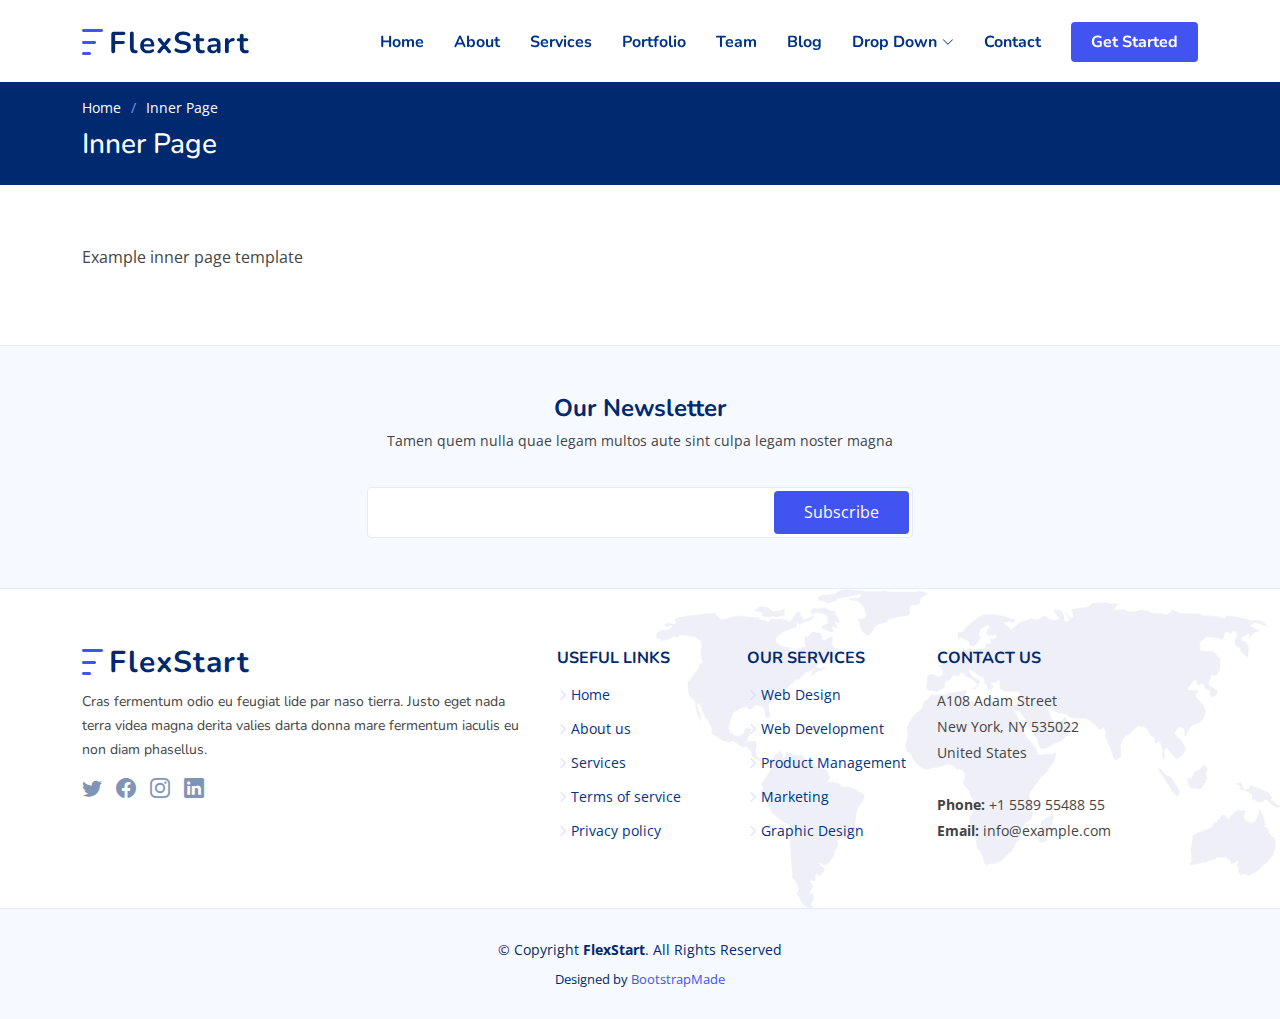
<file: inner-page.html>
<!DOCTYPE html>
<html lang="en">

<head>
  <meta charset="utf-8">
  <meta content="width=device-width, initial-scale=1.0" name="viewport">

  <title>Inner Page - FlexStart Bootstrap Template</title>
  <meta content="" name="description">
  <meta content="" name="keywords">

  <!-- Favicons -->
  <link href="assets/img/favicon.png" rel="icon">
  <link href="assets/img/apple-touch-icon.png" rel="apple-touch-icon">

  <!-- Google Fonts -->
  <link href="https://fonts.googleapis.com/css?family=Open+Sans:300,300i,400,400i,600,600i,700,700i|Nunito:300,300i,400,400i,600,600i,700,700i|Poppins:300,300i,400,400i,500,500i,600,600i,700,700i" rel="stylesheet">

  <!-- Vendor CSS Files -->
  <link href="assets/vendor/aos/aos.css" rel="stylesheet">
  <link href="assets/vendor/bootstrap/css/bootstrap.min.css" rel="stylesheet">
  <link href="assets/vendor/bootstrap-icons/bootstrap-icons.css" rel="stylesheet">
  <link href="assets/vendor/glightbox/css/glightbox.min.css" rel="stylesheet">
  <link href="assets/vendor/remixicon/remixicon.css" rel="stylesheet">
  <link href="assets/vendor/swiper/swiper-bundle.min.css" rel="stylesheet">

  <!-- Template Main CSS File -->
  <link href="assets/css/style.css" rel="stylesheet">

  <!-- =======================================================
  * Template Name: FlexStart - v1.12.0
  * Template URL: https://bootstrapmade.com/flexstart-bootstrap-startup-template/
  * Author: BootstrapMade.com
  * License: https://bootstrapmade.com/license/
  ======================================================== -->
</head>

<body>

  <!-- ======= Header ======= -->
  <header id="header" class="header fixed-top">
    <div class="container-fluid container-xl d-flex align-items-center justify-content-between">

      <a href="index.html" class="logo d-flex align-items-center">
        <img src="assets/img/logo.png" alt="">
        <span>FlexStart</span>
      </a>

      <nav id="navbar" class="navbar">
        <ul>
          <li><a class="nav-link scrollto " href="#hero">Home</a></li>
          <li><a class="nav-link scrollto" href="#about">About</a></li>
          <li><a class="nav-link scrollto" href="#services">Services</a></li>
          <li><a class="nav-link scrollto" href="#portfolio">Portfolio</a></li>
          <li><a class="nav-link scrollto" href="#team">Team</a></li>
          <li><a href="blog.html">Blog</a></li>
          <li class="dropdown"><a href="#"><span>Drop Down</span> <i class="bi bi-chevron-down"></i></a>
            <ul>
              <li><a href="#">Drop Down 1</a></li>
              <li class="dropdown"><a href="#"><span>Deep Drop Down</span> <i class="bi bi-chevron-right"></i></a>
                <ul>
                  <li><a href="#">Deep Drop Down 1</a></li>
                  <li><a href="#">Deep Drop Down 2</a></li>
                  <li><a href="#">Deep Drop Down 3</a></li>
                  <li><a href="#">Deep Drop Down 4</a></li>
                  <li><a href="#">Deep Drop Down 5</a></li>
                </ul>
              </li>
              <li><a href="#">Drop Down 2</a></li>
              <li><a href="#">Drop Down 3</a></li>
              <li><a href="#">Drop Down 4</a></li>
            </ul>
          </li>
          <li><a class="nav-link scrollto" href="#contact">Contact</a></li>
          <li><a class="getstarted scrollto" href="#about">Get Started</a></li>
        </ul>
        <i class="bi bi-list mobile-nav-toggle"></i>
      </nav><!-- .navbar -->

    </div>
  </header><!-- End Header -->

  <main id="main">

    <!-- ======= Breadcrumbs ======= -->
    <section class="breadcrumbs">
      <div class="container">

        <ol>
          <li><a href="index.html">Home</a></li>
          <li>Inner Page</li>
        </ol>
        <h2>Inner Page</h2>

      </div>
    </section><!-- End Breadcrumbs -->

    <section class="inner-page">
      <div class="container">
        <p>
          Example inner page template
        </p>
      </div>
    </section>

  </main><!-- End #main -->

  <!-- ======= Footer ======= -->
  <footer id="footer" class="footer">

    <div class="footer-newsletter">
      <div class="container">
        <div class="row justify-content-center">
          <div class="col-lg-12 text-center">
            <h4>Our Newsletter</h4>
            <p>Tamen quem nulla quae legam multos aute sint culpa legam noster magna</p>
          </div>
          <div class="col-lg-6">
            <form action="" method="post">
              <input type="email" name="email"><input type="submit" value="Subscribe">
            </form>
          </div>
        </div>
      </div>
    </div>

    <div class="footer-top">
      <div class="container">
        <div class="row gy-4">
          <div class="col-lg-5 col-md-12 footer-info">
            <a href="index.html" class="logo d-flex align-items-center">
              <img src="assets/img/logo.png" alt="">
              <span>FlexStart</span>
            </a>
            <p>Cras fermentum odio eu feugiat lide par naso tierra. Justo eget nada terra videa magna derita valies darta donna mare fermentum iaculis eu non diam phasellus.</p>
            <div class="social-links mt-3">
              <a href="#" class="twitter"><i class="bi bi-twitter"></i></a>
              <a href="#" class="facebook"><i class="bi bi-facebook"></i></a>
              <a href="#" class="instagram"><i class="bi bi-instagram"></i></a>
              <a href="#" class="linkedin"><i class="bi bi-linkedin"></i></a>
            </div>
          </div>

          <div class="col-lg-2 col-6 footer-links">
            <h4>Useful Links</h4>
            <ul>
              <li><i class="bi bi-chevron-right"></i> <a href="#">Home</a></li>
              <li><i class="bi bi-chevron-right"></i> <a href="#">About us</a></li>
              <li><i class="bi bi-chevron-right"></i> <a href="#">Services</a></li>
              <li><i class="bi bi-chevron-right"></i> <a href="#">Terms of service</a></li>
              <li><i class="bi bi-chevron-right"></i> <a href="#">Privacy policy</a></li>
            </ul>
          </div>

          <div class="col-lg-2 col-6 footer-links">
            <h4>Our Services</h4>
            <ul>
              <li><i class="bi bi-chevron-right"></i> <a href="#">Web Design</a></li>
              <li><i class="bi bi-chevron-right"></i> <a href="#">Web Development</a></li>
              <li><i class="bi bi-chevron-right"></i> <a href="#">Product Management</a></li>
              <li><i class="bi bi-chevron-right"></i> <a href="#">Marketing</a></li>
              <li><i class="bi bi-chevron-right"></i> <a href="#">Graphic Design</a></li>
            </ul>
          </div>

          <div class="col-lg-3 col-md-12 footer-contact text-center text-md-start">
            <h4>Contact Us</h4>
            <p>
              A108 Adam Street <br>
              New York, NY 535022<br>
              United States <br><br>
              <strong>Phone:</strong> +1 5589 55488 55<br>
              <strong>Email:</strong> info@example.com<br>
            </p>

          </div>

        </div>
      </div>
    </div>

    <div class="container">
      <div class="copyright">
        &copy; Copyright <strong><span>FlexStart</span></strong>. All Rights Reserved
      </div>
      <div class="credits">
        <!-- All the links in the footer should remain intact. -->
        <!-- You can delete the links only if you purchased the pro version. -->
        <!-- Licensing information: https://bootstrapmade.com/license/ -->
        <!-- Purchase the pro version with working PHP/AJAX contact form: https://bootstrapmade.com/flexstart-bootstrap-startup-template/ -->
        Designed by <a href="https://bootstrapmade.com/">BootstrapMade</a>
      </div>
    </div>
  </footer><!-- End Footer -->

  <a href="#" class="back-to-top d-flex align-items-center justify-content-center"><i class="bi bi-arrow-up-short"></i></a>

  <!-- Vendor JS Files -->
  <script src="assets/vendor/purecounter/purecounter_vanilla.js"></script>
  <script src="assets/vendor/aos/aos.js"></script>
  <script src="assets/vendor/bootstrap/js/bootstrap.bundle.min.js"></script>
  <script src="assets/vendor/glightbox/js/glightbox.min.js"></script>
  <script src="assets/vendor/isotope-layout/isotope.pkgd.min.js"></script>
  <script src="assets/vendor/swiper/swiper-bundle.min.js"></script>
  <script src="assets/vendor/php-email-form/validate.js"></script>

  <!-- Template Main JS File -->
  <script src="assets/js/main.js"></script>

</body>

</html>
</file>
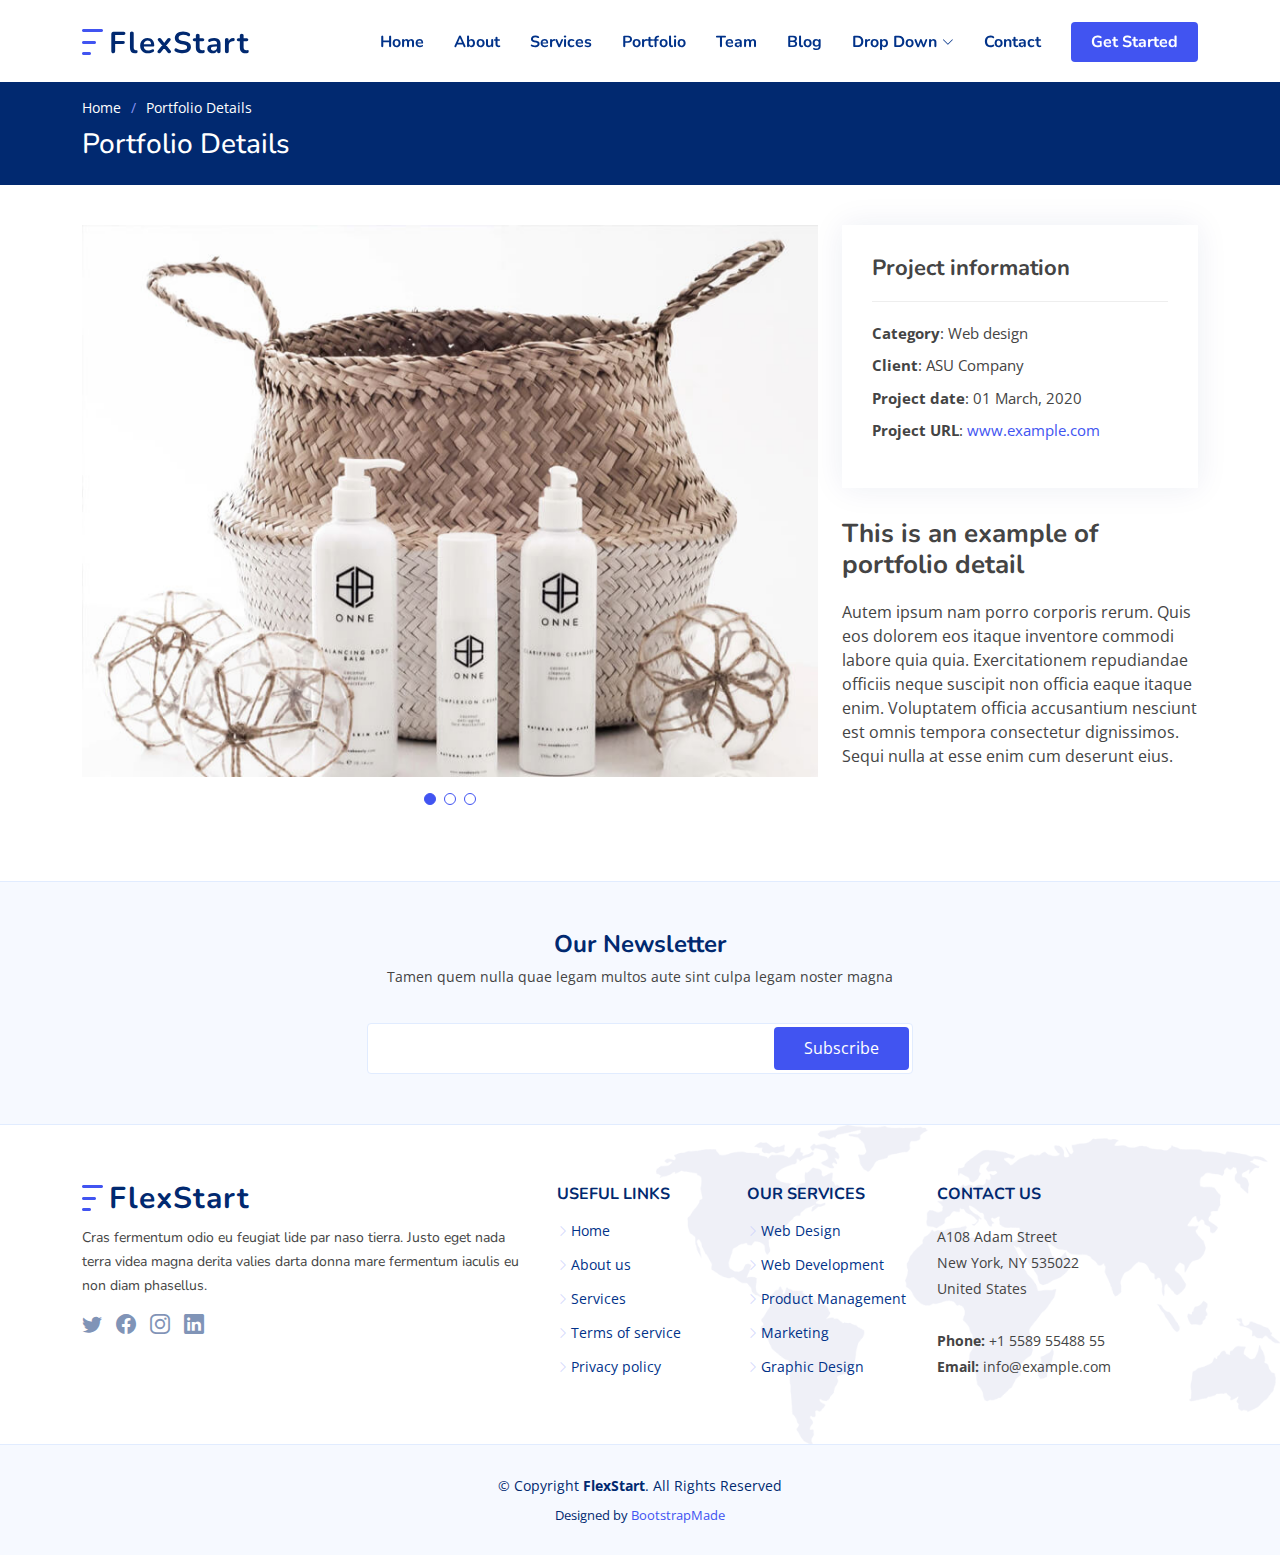
<file: portfolio-details.html>
<!DOCTYPE html>
<html lang="en">

<head>
  <meta charset="utf-8">
  <meta content="width=device-width, initial-scale=1.0" name="viewport">

  <title>Portfolio Details - FlexStart Bootstrap Template</title>
  <meta content="" name="description">
  <meta content="" name="keywords">

  <!-- Favicons -->
  <link href="assets/img/favicon.png" rel="icon">
  <link href="assets/img/apple-touch-icon.png" rel="apple-touch-icon">

  <!-- Google Fonts -->
  <link href="https://fonts.googleapis.com/css?family=Open+Sans:300,300i,400,400i,600,600i,700,700i|Nunito:300,300i,400,400i,600,600i,700,700i|Poppins:300,300i,400,400i,500,500i,600,600i,700,700i" rel="stylesheet">

  <!-- Vendor CSS Files -->
  <link href="assets/vendor/aos/aos.css" rel="stylesheet">
  <link href="assets/vendor/bootstrap/css/bootstrap.min.css" rel="stylesheet">
  <link href="assets/vendor/bootstrap-icons/bootstrap-icons.css" rel="stylesheet">
  <link href="assets/vendor/glightbox/css/glightbox.min.css" rel="stylesheet">
  <link href="assets/vendor/remixicon/remixicon.css" rel="stylesheet">
  <link href="assets/vendor/swiper/swiper-bundle.min.css" rel="stylesheet">

  <!-- Template Main CSS File -->
  <link href="assets/css/style.css" rel="stylesheet">

  <!-- =======================================================
  * Template Name: FlexStart - v1.12.0
  * Template URL: https://bootstrapmade.com/flexstart-bootstrap-startup-template/
  * Author: BootstrapMade.com
  * License: https://bootstrapmade.com/license/
  ======================================================== -->
</head>

<body>

  <!-- ======= Header ======= -->
  <header id="header" class="header fixed-top">
    <div class="container-fluid container-xl d-flex align-items-center justify-content-between">

      <a href="index.html" class="logo d-flex align-items-center">
        <img src="assets/img/logo.png" alt="">
        <span>FlexStart</span>
      </a>

      <nav id="navbar" class="navbar">
        <ul>
          <li><a class="nav-link scrollto " href="#hero">Home</a></li>
          <li><a class="nav-link scrollto" href="#about">About</a></li>
          <li><a class="nav-link scrollto" href="#services">Services</a></li>
          <li><a class="nav-link scrollto" href="#portfolio">Portfolio</a></li>
          <li><a class="nav-link scrollto" href="#team">Team</a></li>
          <li><a href="blog.html">Blog</a></li>
          <li class="dropdown"><a href="#"><span>Drop Down</span> <i class="bi bi-chevron-down"></i></a>
            <ul>
              <li><a href="#">Drop Down 1</a></li>
              <li class="dropdown"><a href="#"><span>Deep Drop Down</span> <i class="bi bi-chevron-right"></i></a>
                <ul>
                  <li><a href="#">Deep Drop Down 1</a></li>
                  <li><a href="#">Deep Drop Down 2</a></li>
                  <li><a href="#">Deep Drop Down 3</a></li>
                  <li><a href="#">Deep Drop Down 4</a></li>
                  <li><a href="#">Deep Drop Down 5</a></li>
                </ul>
              </li>
              <li><a href="#">Drop Down 2</a></li>
              <li><a href="#">Drop Down 3</a></li>
              <li><a href="#">Drop Down 4</a></li>
            </ul>
          </li>
          <li><a class="nav-link scrollto" href="#contact">Contact</a></li>
          <li><a class="getstarted scrollto" href="#about">Get Started</a></li>
        </ul>
        <i class="bi bi-list mobile-nav-toggle"></i>
      </nav><!-- .navbar -->

    </div>
  </header><!-- End Header -->

  <main id="main">

    <!-- ======= Breadcrumbs ======= -->
    <section class="breadcrumbs">
      <div class="container">

        <ol>
          <li><a href="index.html">Home</a></li>
          <li>Portfolio Details</li>
        </ol>
        <h2>Portfolio Details</h2>

      </div>
    </section><!-- End Breadcrumbs -->

    <!-- ======= Portfolio Details Section ======= -->
    <section id="portfolio-details" class="portfolio-details">
      <div class="container">

        <div class="row gy-4">

          <div class="col-lg-8">
            <div class="portfolio-details-slider swiper">
              <div class="swiper-wrapper align-items-center">

                <div class="swiper-slide">
                  <img src="assets/img/portfolio/portfolio-1.jpg" alt="">
                </div>

                <div class="swiper-slide">
                  <img src="assets/img/portfolio/portfolio-2.jpg" alt="">
                </div>

                <div class="swiper-slide">
                  <img src="assets/img/portfolio/portfolio-3.jpg" alt="">
                </div>

              </div>
              <div class="swiper-pagination"></div>
            </div>
          </div>

          <div class="col-lg-4">
            <div class="portfolio-info">
              <h3>Project information</h3>
              <ul>
                <li><strong>Category</strong>: Web design</li>
                <li><strong>Client</strong>: ASU Company</li>
                <li><strong>Project date</strong>: 01 March, 2020</li>
                <li><strong>Project URL</strong>: <a href="#">www.example.com</a></li>
              </ul>
            </div>
            <div class="portfolio-description">
              <h2>This is an example of portfolio detail</h2>
              <p>
                Autem ipsum nam porro corporis rerum. Quis eos dolorem eos itaque inventore commodi labore quia quia. Exercitationem repudiandae officiis neque suscipit non officia eaque itaque enim. Voluptatem officia accusantium nesciunt est omnis tempora consectetur dignissimos. Sequi nulla at esse enim cum deserunt eius.
              </p>
            </div>
          </div>

        </div>

      </div>
    </section><!-- End Portfolio Details Section -->

  </main><!-- End #main -->

  <!-- ======= Footer ======= -->
  <footer id="footer" class="footer">

    <div class="footer-newsletter">
      <div class="container">
        <div class="row justify-content-center">
          <div class="col-lg-12 text-center">
            <h4>Our Newsletter</h4>
            <p>Tamen quem nulla quae legam multos aute sint culpa legam noster magna</p>
          </div>
          <div class="col-lg-6">
            <form action="" method="post">
              <input type="email" name="email"><input type="submit" value="Subscribe">
            </form>
          </div>
        </div>
      </div>
    </div>

    <div class="footer-top">
      <div class="container">
        <div class="row gy-4">
          <div class="col-lg-5 col-md-12 footer-info">
            <a href="index.html" class="logo d-flex align-items-center">
              <img src="assets/img/logo.png" alt="">
              <span>FlexStart</span>
            </a>
            <p>Cras fermentum odio eu feugiat lide par naso tierra. Justo eget nada terra videa magna derita valies darta donna mare fermentum iaculis eu non diam phasellus.</p>
            <div class="social-links mt-3">
              <a href="#" class="twitter"><i class="bi bi-twitter"></i></a>
              <a href="#" class="facebook"><i class="bi bi-facebook"></i></a>
              <a href="#" class="instagram"><i class="bi bi-instagram"></i></a>
              <a href="#" class="linkedin"><i class="bi bi-linkedin"></i></a>
            </div>
          </div>

          <div class="col-lg-2 col-6 footer-links">
            <h4>Useful Links</h4>
            <ul>
              <li><i class="bi bi-chevron-right"></i> <a href="#">Home</a></li>
              <li><i class="bi bi-chevron-right"></i> <a href="#">About us</a></li>
              <li><i class="bi bi-chevron-right"></i> <a href="#">Services</a></li>
              <li><i class="bi bi-chevron-right"></i> <a href="#">Terms of service</a></li>
              <li><i class="bi bi-chevron-right"></i> <a href="#">Privacy policy</a></li>
            </ul>
          </div>

          <div class="col-lg-2 col-6 footer-links">
            <h4>Our Services</h4>
            <ul>
              <li><i class="bi bi-chevron-right"></i> <a href="#">Web Design</a></li>
              <li><i class="bi bi-chevron-right"></i> <a href="#">Web Development</a></li>
              <li><i class="bi bi-chevron-right"></i> <a href="#">Product Management</a></li>
              <li><i class="bi bi-chevron-right"></i> <a href="#">Marketing</a></li>
              <li><i class="bi bi-chevron-right"></i> <a href="#">Graphic Design</a></li>
            </ul>
          </div>

          <div class="col-lg-3 col-md-12 footer-contact text-center text-md-start">
            <h4>Contact Us</h4>
            <p>
              A108 Adam Street <br>
              New York, NY 535022<br>
              United States <br><br>
              <strong>Phone:</strong> +1 5589 55488 55<br>
              <strong>Email:</strong> info@example.com<br>
            </p>

          </div>

        </div>
      </div>
    </div>

    <div class="container">
      <div class="copyright">
        &copy; Copyright <strong><span>FlexStart</span></strong>. All Rights Reserved
      </div>
      <div class="credits">
        <!-- All the links in the footer should remain intact. -->
        <!-- You can delete the links only if you purchased the pro version. -->
        <!-- Licensing information: https://bootstrapmade.com/license/ -->
        <!-- Purchase the pro version with working PHP/AJAX contact form: https://bootstrapmade.com/flexstart-bootstrap-startup-template/ -->
        Designed by <a href="https://bootstrapmade.com/">BootstrapMade</a>
      </div>
    </div>
  </footer><!-- End Footer -->

  <a href="#" class="back-to-top d-flex align-items-center justify-content-center"><i class="bi bi-arrow-up-short"></i></a>

  <!-- Vendor JS Files -->
  <script src="assets/vendor/purecounter/purecounter_vanilla.js"></script>
  <script src="assets/vendor/aos/aos.js"></script>
  <script src="assets/vendor/bootstrap/js/bootstrap.bundle.min.js"></script>
  <script src="assets/vendor/glightbox/js/glightbox.min.js"></script>
  <script src="assets/vendor/isotope-layout/isotope.pkgd.min.js"></script>
  <script src="assets/vendor/swiper/swiper-bundle.min.js"></script>
  <script src="assets/vendor/php-email-form/validate.js"></script>

  <!-- Template Main JS File -->
  <script src="assets/js/main.js"></script>

</body>

</html>
</file>
<file: assets/css/style.css>
/**
* Template Name: FlexStart - v1.12.0
* Template URL: https://bootstrapmade.com/flexstart-bootstrap-startup-template/
* Author: BootstrapMade.com
* License: https://bootstrapmade.com/license/
*/

/*--------------------------------------------------------------
# General
--------------------------------------------------------------*/
:root {
  scroll-behavior: smooth;
}

body {
  font-family: "Open Sans", sans-serif;
  color: #444444;
}

a {
  color: #4154f1;
  text-decoration: none;
}

a:hover {
  color: #717ff5;
  text-decoration: none;
}

h1,
h2,
h3,
h4,
h5,
h6 {
  font-family: "Nunito", sans-serif;
}

/*--------------------------------------------------------------
# Sections
--------------------------------------------------------------*/
section {
  padding: 60px 0;
  overflow: hidden;
}

.section-header {
  text-align: center;
  padding-bottom: 40px;
}

.section-header h2 {
  font-size: 13px;
  letter-spacing: 1px;
  font-weight: 700;
  margin: 0;
  color: #4154f1;
  text-transform: uppercase;
}

.section-header p {
  margin: 10px 0 0 0;
  padding: 0;
  font-size: 38px;
  line-height: 42px;
  font-weight: 700;
  color: #012970;
}

@media (max-width: 768px) {
  .section-header p {
    font-size: 28px;
    line-height: 32px;
  }
}

/*--------------------------------------------------------------
# Breadcrumbs
--------------------------------------------------------------*/
.breadcrumbs {
  padding: 15px 0;
  background: #012970;
  min-height: 40px;
  margin-top: 82px;
  color: #fff;
}

@media (max-width: 992px) {
  .breadcrumbs {
    margin-top: 57px;
  }
}

.breadcrumbs h2 {
  font-size: 28px;
  font-weight: 500;
}

.breadcrumbs ol {
  display: flex;
  flex-wrap: wrap;
  list-style: none;
  padding: 0 0 10px 0;
  margin: 0;
  font-size: 14px;
}

.breadcrumbs ol a {
  color: #fff;
  transition: 0.3s;
}

.breadcrumbs ol a:hover {
  text-decoration: underline;
}

.breadcrumbs ol li+li {
  padding-left: 10px;
}

.breadcrumbs ol li+li::before {
  display: inline-block;
  padding-right: 10px;
  color: #8894f6;
  content: "/";
}

/*--------------------------------------------------------------
# Back to top button
--------------------------------------------------------------*/
.back-to-top {
  position: fixed;
  visibility: hidden;
  opacity: 0;
  right: 15px;
  bottom: 15px;
  z-index: 99999;
  background: #4154f1;
  width: 40px;
  height: 40px;
  border-radius: 4px;
  transition: all 0.4s;
}

.back-to-top i {
  font-size: 24px;
  color: #fff;
  line-height: 0;
}

.back-to-top:hover {
  background: #6776f4;
  color: #fff;
}

.back-to-top.active {
  visibility: visible;
  opacity: 1;
}

/*--------------------------------------------------------------
# Disable aos animation delay on mobile devices
--------------------------------------------------------------*/
@media screen and (max-width: 768px) {
  [data-aos-delay] {
    transition-delay: 0 !important;
  }
}

/*--------------------------------------------------------------
# Header
--------------------------------------------------------------*/
.header {
  transition: all 0.5s;
  z-index: 997;
  padding: 20px 0;
}

.header.header-scrolled {
  background: #fff;
  padding: 15px 0;
  box-shadow: 0px 2px 20px rgba(1, 41, 112, 0.1);
}

.header .logo {
  line-height: 0;
}

.header .logo img {
  max-height: 40px;
  margin-right: 6px;
}

.header .logo span {
  font-size: 30px;
  font-weight: 700;
  letter-spacing: 1px;
  color: #012970;
  font-family: "Nunito", sans-serif;
  margin-top: 3px;
}

/*--------------------------------------------------------------
# Navigation Menu
--------------------------------------------------------------*/
/**
* Desktop Navigation 
*/
.navbar {
  padding: 0;
}

.navbar ul {
  margin: 0;
  padding: 0;
  display: flex;
  list-style: none;
  align-items: center;
}

.navbar li {
  position: relative;
}

.navbar a,
.navbar a:focus {
  display: flex;
  align-items: center;
  justify-content: space-between;
  padding: 10px 0 10px 30px;
  font-family: "Nunito", sans-serif;
  font-size: 16px;
  font-weight: 700;
  color: #013289;
  white-space: nowrap;
  transition: 0.3s;
}

.navbar a i,
.navbar a:focus i {
  font-size: 12px;
  line-height: 0;
  margin-left: 5px;
}

.navbar a:hover,
.navbar .active,
.navbar .active:focus,
.navbar li:hover>a {
  color: #4154f1;
}

.navbar .getstarted,
.navbar .getstarted:focus {
  background: #4154f1;
  padding: 8px 20px;
  margin-left: 30px;
  border-radius: 4px;
  color: #fff;
}

.navbar .getstarted:hover,
.navbar .getstarted:focus:hover {
  color: #fff;
  background: #5969f3;
}

.navbar .dropdown ul {
  display: block;
  position: absolute;
  left: 14px;
  top: calc(100% + 30px);
  margin: 0;
  padding: 10px 0;
  z-index: 99;
  opacity: 0;
  visibility: hidden;
  background: #fff;
  box-shadow: 0px 0px 30px rgba(127, 137, 161, 0.25);
  transition: 0.3s;
  border-radius: 4px;
}

.navbar .dropdown ul li {
  min-width: 200px;
}

.navbar .dropdown ul a {
  padding: 10px 20px;
  font-size: 15px;
  text-transform: none;
  font-weight: 600;
}

.navbar .dropdown ul a i {
  font-size: 12px;
}

.navbar .dropdown ul a:hover,
.navbar .dropdown ul .active:hover,
.navbar .dropdown ul li:hover>a {
  color: #4154f1;
}

.navbar .dropdown:hover>ul {
  opacity: 1;
  top: 100%;
  visibility: visible;
}

.navbar .dropdown .dropdown ul {
  top: 0;
  left: calc(100% - 30px);
  visibility: hidden;
}

.navbar .dropdown .dropdown:hover>ul {
  opacity: 1;
  top: 0;
  left: 100%;
  visibility: visible;
}

@media (max-width: 1366px) {
  .navbar .dropdown .dropdown ul {
    left: -90%;
  }

  .navbar .dropdown .dropdown:hover>ul {
    left: -100%;
  }
}

/**
* Mobile Navigation 
*/
.mobile-nav-toggle {
  color: #012970;
  font-size: 28px;
  cursor: pointer;
  display: none;
  line-height: 0;
  transition: 0.5s;
}

.mobile-nav-toggle.bi-x {
  color: #fff;
}

@media (max-width: 991px) {
  .mobile-nav-toggle {
    display: block;
  }

  .navbar ul {
    display: none;
  }
}

.navbar-mobile {
  position: fixed;
  overflow: hidden;
  top: 0;
  right: 0;
  left: 0;
  bottom: 0;
  background: rgba(1, 22, 61, 0.9);
  transition: 0.3s;
}

.navbar-mobile .mobile-nav-toggle {
  position: absolute;
  top: 15px;
  right: 15px;
}

.navbar-mobile ul {
  display: block;
  position: absolute;
  top: 55px;
  right: 15px;
  bottom: 15px;
  left: 15px;
  padding: 10px 0;
  border-radius: 10px;
  background-color: #fff;
  overflow-y: auto;
  transition: 0.3s;
}

.navbar-mobile a,
.navbar-mobile a:focus {
  padding: 10px 20px;
  font-size: 15px;
  color: #012970;
}

.navbar-mobile a:hover,
.navbar-mobile .active,
.navbar-mobile li:hover>a {
  color: #4154f1;
}

.navbar-mobile .getstarted,
.navbar-mobile .getstarted:focus {
  margin: 15px;
}

.navbar-mobile .dropdown ul {
  position: static;
  display: none;
  margin: 10px 20px;
  padding: 10px 0;
  z-index: 99;
  opacity: 1;
  visibility: visible;
  background: #fff;
  box-shadow: 0px 0px 30px rgba(127, 137, 161, 0.25);
}

.navbar-mobile .dropdown ul li {
  min-width: 200px;
}

.navbar-mobile .dropdown ul a {
  padding: 10px 20px;
}

.navbar-mobile .dropdown ul a i {
  font-size: 12px;
}

.navbar-mobile .dropdown ul a:hover,
.navbar-mobile .dropdown ul .active:hover,
.navbar-mobile .dropdown ul li:hover>a {
  color: #4154f1;
}

.navbar-mobile .dropdown>.dropdown-active {
  display: block;
}

/*--------------------------------------------------------------
# Hero Section
--------------------------------------------------------------*/
.hero {
  width: 100%;
  height: 100vh;
  background: url(../img/hero-bg.png) top center no-repeat;
  background-size: cover;
}

.hero h1 {
  margin: 0;
  font-size: 48px;
  font-weight: 700;
  color: #012970;
}

.hero h2 {
  color: #444444;
  margin: 15px 0 0 0;
  font-size: 26px;
}

.hero .btn-get-started {
  margin-top: 30px;
  line-height: 0;
  padding: 15px 40px;
  border-radius: 4px;
  transition: 0.5s;
  color: #fff;
  background: #4154f1;
  box-shadow: 0px 5px 30px rgba(65, 84, 241, 0.4);
}

.hero .btn-get-started span {
  font-family: "Nunito", sans-serif;
  font-weight: 600;
  font-size: 16px;
  letter-spacing: 1px;
}

.hero .btn-get-started i {
  margin-left: 5px;
  font-size: 18px;
  transition: 0.3s;
}

.hero .btn-get-started:hover i {
  transform: translateX(5px);
}

.hero .hero-img {
  text-align: right;
}

@media (min-width: 1024px) {
  .hero {
    background-attachment: fixed;
  }
}

@media (max-width: 991px) {
  .hero {
    height: auto;
    padding: 120px 0 60px 0;
  }

  .hero .hero-img {
    text-align: center;
    margin-top: 80px;
  }

  .hero .hero-img img {
    width: 80%;
  }
}

@media (max-width: 768px) {
  .hero {
    text-align: center;
  }

  .hero h1 {
    font-size: 32px;
  }

  .hero h2 {
    font-size: 24px;
  }

  .hero .hero-img img {
    width: 100%;
  }
}

/*--------------------------------------------------------------
# Index Page
--------------------------------------------------------------*/
/*--------------------------------------------------------------
# About
--------------------------------------------------------------*/
.about .content {
  background-color: #f6f9ff;
  padding: 40px;
}

.about h3 {
  font-size: 14px;
  font-weight: 700;
  color: #4154f1;
  text-transform: uppercase;
}

.about h2 {
  font-size: 24px;
  font-weight: 700;
  color: #012970;
}

.about p {
  margin: 15px 0 30px 0;
  line-height: 24px;
}

.about .btn-read-more {
  line-height: 0;
  padding: 15px 40px;
  border-radius: 4px;
  transition: 0.5s;
  color: #fff;
  background: #4154f1;
  box-shadow: 0px 5px 25px rgba(65, 84, 241, 0.3);
}

.about .btn-read-more span {
  font-family: "Nunito", sans-serif;
  font-weight: 600;
  font-size: 16px;
  letter-spacing: 1px;
}

.about .btn-read-more i {
  margin-left: 5px;
  font-size: 18px;
  transition: 0.3s;
}

.about .btn-read-more:hover i {
  transform: translateX(5px);
}

/*--------------------------------------------------------------
# Values
--------------------------------------------------------------*/
.values .box {
  padding: 30px;
  box-shadow: 0px 0 5px rgba(1, 41, 112, 0.08);
  text-align: center;
  transition: 0.3s;
  height: 100%;
}

.values .box img {
  padding: 30px 50px;
  transition: 0.5s;
  transform: scale(1.1);
}

.values .box h3 {
  font-size: 24px;
  color: #012970;
  font-weight: 700;
  margin-bottom: 18px;
}

.values .box:hover {
  box-shadow: 0px 0 30px rgba(1, 41, 112, 0.08);
}

.values .box:hover img {
  transform: scale(1);
}

/*--------------------------------------------------------------
# Counts
--------------------------------------------------------------*/
.counts {
  padding: 70px 0 60px;
}

.counts .count-box {
  display: flex;
  align-items: center;
  padding: 30px;
  width: 100%;
  background: #fff;
  box-shadow: 0px 0 30px rgba(1, 41, 112, 0.08);
}

.counts .count-box i {
  font-size: 42px;
  line-height: 0;
  margin-right: 20px;
  color: #4154f1;
}

.counts .count-box span {
  font-size: 36px;
  display: block;
  font-weight: 600;
  color: #0b198f;
}

.counts .count-box p {
  padding: 0;
  margin: 0;
  font-family: "Nunito", sans-serif;
  font-size: 14px;
}

/*--------------------------------------------------------------
# Features
--------------------------------------------------------------*/
.features .feature-box {
  padding: 24px 20px;
  box-shadow: 0px 0 30px rgba(1, 41, 112, 0.08);
  transition: 0.3s;
  height: 100%;
}

.features .feature-box h3 {
  font-size: 18px;
  color: #012970;
  font-weight: 700;
  margin: 0;
}

.features .feature-box i {
  line-height: 0;
  background: #ecf3ff;
  padding: 4px;
  margin-right: 10px;
  font-size: 24px;
  border-radius: 3px;
  transition: 0.3s;
}

.features .feature-box:hover i {
  background: #4154f1;
  color: #fff;
}

.features .feture-tabs {
  margin-top: 120px;
}

.features .feture-tabs h3 {
  color: #012970;
  font-weight: 700;
  font-size: 32px;
  margin-bottom: 10px;
}

@media (max-width: 768px) {
  .features .feture-tabs h3 {
    font-size: 28px;
  }
}

.features .feture-tabs .nav-pills {
  border-bottom: 1px solid #eee;
}

.features .feture-tabs .nav-link {
  background: none;
  text-transform: uppercase;
  font-size: 15px;
  font-weight: 600;
  color: #012970;
  padding: 12px 0;
  margin-right: 25px;
  margin-bottom: -2px;
  border-radius: 0;
}

.features .feture-tabs .nav-link.active {
  color: #4154f1;
  border-bottom: 3px solid #4154f1;
}

.features .feture-tabs .tab-content h4 {
  font-size: 18px;
  margin: 0;
  font-weight: 700;
  color: #012970;
}

.features .feture-tabs .tab-content i {
  font-size: 24px;
  line-height: 0;
  margin-right: 8px;
  color: #4154f1;
}

.features .feature-icons {
  margin-top: 120px;
}

.features .feature-icons h3 {
  color: #012970;
  font-weight: 700;
  font-size: 32px;
  margin-bottom: 20px;
  text-align: center;
}

@media (max-width: 768px) {
  .features .feature-icons h3 {
    font-size: 28px;
  }
}

.features .feature-icons .content .icon-box {
  display: flex;
}

.features .feature-icons .content .icon-box h4 {
  font-size: 20px;
  font-weight: 700;
  margin: 0 0 10px 0;
  color: #012970;
}

.features .feature-icons .content .icon-box i {
  font-size: 44px;
  line-height: 44px;
  color: #0245bc;
  margin-right: 15px;
}

.features .feature-icons .content .icon-box p {
  font-size: 15px;
  color: #848484;
}

/*--------------------------------------------------------------
# Services
--------------------------------------------------------------*/
.services .service-box {
  box-shadow: 0px 0 30px rgba(1, 41, 112, 0.08);
  height: 100%;
  padding: 60px 30px;
  text-align: center;
  transition: 0.3s;
  border-radius: 5px;
}

.services .service-box .icon {
  font-size: 36px;
  padding: 40px 20px;
  border-radius: 4px;
  position: relative;
  margin-bottom: 25px;
  display: inline-block;
  line-height: 0;
  transition: 0.3s;
}

.services .service-box h3 {
  color: #444444;
  font-weight: 700;
}

.services .service-box .read-more {
  display: inline-flex;
  align-items: center;
  justify-content: center;
  font-weight: 600;
  font-size: 16px;
  padding: 8px 20px;
}

.services .service-box .read-more i {
  line-height: 0;
  margin-left: 5px;
  font-size: 18px;
}

.services .service-box.blue {
  border-bottom: 3px solid #2db6fa;
}

.services .service-box.blue .icon {
  color: #2db6fa;
  background: #dbf3fe;
}

.services .service-box.blue .read-more {
  color: #2db6fa;
}

.services .service-box.blue:hover {
  background: #2db6fa;
}

.services .service-box.orange {
  border-bottom: 3px solid #f68c09;
}

.services .service-box.orange .icon {
  color: #f68c09;
  background: #fde3c4;
}

.services .service-box.orange .read-more {
  color: #f68c09;
}

.services .service-box.orange:hover {
  background: #f68c09;
}

.services .service-box.green {
  border-bottom: 3px solid #08da4e;
}

.services .service-box.green .icon {
  color: #08da4e;
  background: #cffddf;
}

.services .service-box.green .read-more {
  color: #08da4e;
}

.services .service-box.green:hover {
  background: #08da4e;
}

.services .service-box.red {
  border-bottom: 3px solid #e9222c;
}

.services .service-box.red .icon {
  color: #e9222c;
  background: #fef7f8;
}

.services .service-box.red .read-more {
  color: #e9222c;
}

.services .service-box.red:hover {
  background: #e9222c;
}

.services .service-box.purple {
  border-bottom: 3px solid #b50edf;
}

.services .service-box.purple .icon {
  color: #b50edf;
  background: #f8e4fd;
}

.services .service-box.purple .read-more {
  color: #b50edf;
}

.services .service-box.purple:hover {
  background: #b50edf;
}

.services .service-box.pink {
  border-bottom: 3px solid #f51f9c;
}

.services .service-box.pink .icon {
  color: #f51f9c;
  background: #feecf7;
}

.services .service-box.pink .read-more {
  color: #f51f9c;
}

.services .service-box.pink:hover {
  background: #f51f9c;
}

.services .service-box:hover h3,
.services .service-box:hover p,
.services .service-box:hover .read-more {
  color: #fff;
}

.services .service-box:hover .icon {
  background: #fff;
}

/*--------------------------------------------------------------
# Pricing
--------------------------------------------------------------*/
.pricing .box {
  padding: 40px 20px;
  background: #fff;
  text-align: center;
  box-shadow: 0px 0 30px rgba(1, 41, 112, 0.08);
  border-radius: 4px;
  position: relative;
  overflow: hidden;
  transition: 0.3s;
}

.pricing .box:hover {
  transform: scale(1.1);
  box-shadow: 0px 0 30px rgba(1, 41, 112, 0.1);
}

.pricing h3 {
  font-weight: 700;
  font-size: 18px;
  margin-bottom: 15px;
}

.pricing .price {
  font-size: 36px;
  color: #444444;
  font-weight: 600;
  font-family: "Poppins", sans-serif;
}

.pricing .price sup {
  font-size: 20px;
  top: -15px;
  left: -3px;
}

.pricing .price span {
  color: #bababa;
  font-size: 16px;
  font-weight: 300;
}

.pricing img {
  padding: 30px 40px;
}

.pricing ul {
  padding: 0;
  list-style: none;
  color: #444444;
  text-align: center;
  line-height: 26px;
  font-size: 16px;
  margin-bottom: 25px;
}

.pricing ul li {
  padding-bottom: 10px;
}

.pricing ul .na {
  color: #ccc;
  text-decoration: line-through;
}

.pricing .btn-buy {
  display: inline-block;
  padding: 8px 40px 10px 40px;
  border-radius: 50px;
  color: #4154f1;
  transition: none;
  font-size: 16px;
  font-weight: 400;
  font-family: "Nunito", sans-serif;
  font-weight: 600;
  transition: 0.3s;
  border: 1px solid #4154f1;
}

.pricing .btn-buy:hover {
  background: #4154f1;
  color: #fff;
}

.pricing .featured {
  width: 200px;
  position: absolute;
  top: 18px;
  right: -68px;
  transform: rotate(45deg);
  z-index: 1;
  font-size: 14px;
  padding: 1px 0 3px 0;
  background: #4154f1;
  color: #fff;
}

/*--------------------------------------------------------------
# F.A.Q
--------------------------------------------------------------*/
.faq .accordion-collapse {
  border: 0;
}

.faq .accordion-button {
  padding: 15px 15px 20px 0;
  font-weight: 600;
  border: 0;
  font-size: 18px;
  color: #444444;
  text-align: left;
}

.faq .accordion-button:focus {
  box-shadow: none;
}

.faq .accordion-button:not(.collapsed) {
  background: none;
  color: #4154f1;
  border-bottom: 0;
}

.faq .accordion-body {
  padding: 0 0 25px 0;
  border: 0;
}

/*--------------------------------------------------------------
# Portfolio
--------------------------------------------------------------*/
.portfolio #portfolio-flters {
  padding: 0;
  margin: 0 auto 25px auto;
  list-style: none;
  text-align: center;
  background: white;
  border-radius: 50px;
  padding: 2px 15px;
}

.portfolio #portfolio-flters li {
  cursor: pointer;
  display: inline-block;
  padding: 8px 20px 10px 20px;
  font-size: 15px;
  font-weight: 600;
  line-height: 1;
  color: #444444;
  margin: 0 4px 8px 4px;
  transition: 0.3s;
  border-radius: 50px;
  border: 1px solid #fff;
}

.portfolio #portfolio-flters li:hover,
.portfolio #portfolio-flters li.filter-active {
  color: #4154f1;
  border-color: #4154f1;
}

.portfolio #portfolio-flters li:last-child {
  margin-right: 0;
}

.portfolio .portfolio-wrap {
  transition: 0.3s;
  position: relative;
  overflow: hidden;
  z-index: 1;
  background: rgba(255, 255, 255, 0.75);
  height: 220px;
  width: 380px;
}

.portfolio .portfolio-wrap::before {
  content: "";
  background: rgba(255, 255, 255, 0.75);
  position: absolute;
  left: 30px;
  right: 30px;
  top: 30px;
  bottom: 30px;
  transition: all ease-in-out 0.3s;

  z-index: 2;
  opacity: 0;
}

.portfolio .portfolio-wrap img {
  transition: 1s;
  height: 220px;
  width: 350px;
}

.portfolio .portfolio-wrap .portfolio-info {
  opacity: 0;
  position: absolute;
  top: 0;
  left: 0;
  right: 0;
  bottom: 0;
  text-align: center;
  z-index: 3;
  transition: all ease-in-out 0.3s;
  display: flex;
  flex-direction: column;
  justify-content: center;
  align-items: center;
  height: 220px;
  width: 350px;
}

.portfolio .portfolio-wrap .portfolio-info::before {
  display: block;
  content: "";
  width: 48px;
  height: 48px;
  position: absolute;
  top: 35px;
  left: 35px;
  border-top: 3px solid rgba(1, 41, 112, 0.2);
  border-left: 3px solid rgba(1, 41, 112, 0.2);
  transition: all 0.5s ease 0s;
  z-index: 9994;
}

.portfolio .portfolio-wrap .portfolio-info::after {
  display: block;
  content: "";
  width: 48px;
  height: 90px;
  position: absolute;
  bottom: 35px;
  right: 35px;
  border-bottom: 3px solid rgba(1, 41, 112, 0.2);
  border-right: 3px solid rgba(1, 41, 112, 0.2);
  transition: all 0.5s ease 0s;
  z-index: 9994;
}

.portfolio .portfolio-wrap .portfolio-info h4 {
  font-size: 20px;
  color: #012970;
  font-weight: 700;
}

.portfolio .portfolio-wrap .portfolio-info p {
  color: #012970;
  font-weight: 600;
  font-size: 14px;
  text-transform: uppercase;
  padding: 0;
  margin: 0;
}

.portfolio .portfolio-wrap .portfolio-links {
  text-align: center;
  z-index: 4;
}

.portfolio .portfolio-wrap .portfolio-links a {
  color: #fff;
  background: #4154f1;
  margin: 10px 2px;
  width: 36px;
  height: 36px;
  display: inline-flex;
  align-items: center;
  justify-content: center;
  border-radius: 50%;
  transition: 0.3s;
}

.portfolio .portfolio-wrap .portfolio-links a i {
  font-size: 24px;
  line-height: 0;
}

.portfolio .portfolio-wrap .portfolio-links a:hover {
  background: #5969f3;
}

.portfolio .portfolio-wrap:hover img {
  transform: scale(1.1);
}

.portfolio .portfolio-wrap:hover::before {
  top: 0;
  left: 0;
  right: 0;
  bottom: 0;
  opacity: 1;
}

.portfolio .portfolio-wrap:hover .portfolio-info {
  opacity: 1;
}

.portfolio .portfolio-wrap:hover .portfolio-info::before {
  top: 15px;
  left: 15px;
}

.portfolio .portfolio-wrap:hover .portfolio-info::after {
  bottom: 15px;
  right: 15px;
}

/*--------------------------------------------------------------
# Portfolio Details
--------------------------------------------------------------*/
.portfolio-details {
  padding-top: 40px;
}

.portfolio-details .portfolio-details-slider img {
  width: 100%;
}

.portfolio-details .portfolio-details-slider .swiper-pagination {
  margin-top: 20px;
  position: relative;
}

.portfolio-details .portfolio-details-slider .swiper-pagination .swiper-pagination-bullet {
  width: 12px;
  height: 12px;
  background-color: #fff;
  opacity: 1;
  border: 1px solid #4154f1;
}

.portfolio-details .portfolio-details-slider .swiper-pagination .swiper-pagination-bullet-active {
  background-color: #4154f1;
}

.portfolio-details .portfolio-info {
  padding: 30px;
  box-shadow: 0px 0 30px rgba(1, 41, 112, 0.08);
}

.portfolio-details .portfolio-info h3 {
  font-size: 22px;
  font-weight: 700;
  margin-bottom: 20px;
  padding-bottom: 20px;
  border-bottom: 1px solid #eee;
}

.portfolio-details .portfolio-info ul {
  list-style: none;
  padding: 0;
  font-size: 15px;
}

.portfolio-details .portfolio-info ul li+li {
  margin-top: 10px;
}

.portfolio-details .portfolio-description {
  padding-top: 30px;
}

.portfolio-details .portfolio-description h2 {
  font-size: 26px;
  font-weight: 700;
  margin-bottom: 20px;
}

.portfolio-details .portfolio-description p {
  padding: 0;
}

/*--------------------------------------------------------------
# Testimonials
--------------------------------------------------------------*/
.testimonials .testimonial-item {
  box-sizing: content-box;
  padding: 30px;
  margin: 40px 30px;
  box-shadow: 0px 0 20px rgba(1, 41, 112, 0.1);
  background: #fff;
  min-height: 320px;
  display: flex;
  flex-direction: column;
  text-align: center;
  transition: 0.3s;
}

.testimonials .testimonial-item .stars {
  margin-bottom: 15px;
}

.testimonials .testimonial-item .stars i {
  color: #ffc107;
  margin: 0 1px;
}

.testimonials .testimonial-item .testimonial-img {
  width: 90px;
  border-radius: 50%;
  border: 4px solid #fff;
  margin: 0 auto;
}

.testimonials .testimonial-item h3 {
  font-size: 18px;
  font-weight: bold;
  margin: 10px 0 5px 0;
  color: #111;
}

.testimonials .testimonial-item h4 {
  font-size: 14px;
  color: #999;
  margin: 0;
}

.testimonials .testimonial-item p {
  font-style: italic;
  margin: 0 auto 15px auto;
}

.testimonials .swiper-pagination {
  margin-top: 20px;
  position: relative;
}

.testimonials .swiper-pagination .swiper-pagination-bullet {
  width: 12px;
  height: 12px;
  background-color: #fff;
  opacity: 1;
  border: 1px solid #4154f1;
}

.testimonials .swiper-pagination .swiper-pagination-bullet-active {
  background-color: #4154f1;
}

.testimonials .swiper-slide {
  opacity: 0.3;
}

@media (max-width: 1199px) {
  .testimonials .swiper-slide-active {
    opacity: 1;
  }

  .testimonials .swiper-pagination {
    margin-top: 0;
  }
}

@media (min-width: 1200px) {
  .testimonials .swiper-slide-next {
    opacity: 1;
    transform: scale(1.12);
  }
}

/*--------------------------------------------------------------
# Team
--------------------------------------------------------------*/
.team {
  background: #fff;
  padding: 60px 0;
}

.team .member {
  overflow: hidden;
  text-align: center;
  border-radius: 5px;
  background: #fff;
  box-shadow: 0px 0 30px rgba(1, 41, 112, 0.08);
  transition: 0.3s;
}

.team .member .member-img {
  position: relative;
  overflow: hidden;
}

.team .member .member-img:after {
  position: absolute;
  content: "";
  left: 0;
  bottom: 0;
  height: 100%;
  width: 100%;
  background: url(../img/team-shape.svg) no-repeat center bottom;
  background-size: contain;
  z-index: 1;
}

.team .member .social {
  position: absolute;
  right: -100%;
  top: 30px;
  opacity: 0;
  border-radius: 4px;
  transition: 0.5s;
  background: rgba(255, 255, 255, 0.3);
  z-index: 2;
}

.team .member .social a {
  transition: color 0.3s;
  color: rgba(1, 41, 112, 0.5);
  margin: 15px 12px;
  display: block;
  line-height: 0;
  text-align: center;
}

.team .member .social a:hover {
  color: rgba(1, 41, 112, 0.8);
}

.team .member .social i {
  font-size: 18px;
}

.team .member .member-info {
  padding: 10px 15px 20px 15px;
}

.team .member .member-info h4 {
  font-weight: 700;
  margin-bottom: 5px;
  font-size: 20px;
  color: #012970;
}

.team .member .member-info span {
  display: block;
  font-size: 14px;
  font-weight: 400;
  color: #aaaaaa;
}

.team .member .member-info p {
  font-style: italic;
  font-size: 14px;
  padding-top: 15px;
  line-height: 26px;
  color: #5e5e5e;
}

.team .member:hover {
  transform: scale(1.08);
  box-shadow: 0px 0 30px rgba(1, 41, 112, 0.1);
}

.team .member:hover .social {
  right: 8px;
  opacity: 1;
}

/*--------------------------------------------------------------
# Clients
--------------------------------------------------------------*/
.clients .clients-slider .swiper-slide img {
  /* opacity: 0.5; */
  transition: 1s;
}

/* .clients .clients-slider .swiper-slide img:hover {
  opacity: 1;
} */

.clients .clients-slider .swiper-pagination {
  margin-top: 20px;
  position: relative;
}

.clients .clients-slider .swiper-pagination .swiper-pagination-bullet {
  width: 12px;
  height: 12px;
  background-color: #fff;
  opacity: 1;
  border: 1px solid #4154f1;
}

.clients .clients-slider .swiper-pagination .swiper-pagination-bullet-active {
  background-color: #4154f1;
}

/*--------------------------------------------------------------
# Recent Blog Posts
--------------------------------------------------------------*/
.recent-blog-posts .post-box {
  box-shadow: 0px 0 30px rgba(1, 41, 112, 0.08);
  transition: 0.3s;
  height: 100%;
  overflow: hidden;
  padding: 30px;
  border-radius: 8px;
  position: relative;
  display: flex;
  flex-direction: column;
}

.recent-blog-posts .post-box .post-img {
  overflow: hidden;
  margin: -30px -30px 15px -30px;
  position: relative;
}

.recent-blog-posts .post-box .post-img img {
  transition: 0.5s;
}

.recent-blog-posts .post-box .post-date {
  font-size: 16px;
  font-weight: 600;
  color: rgba(1, 41, 112, 0.6);
  display: block;
  margin-bottom: 10px;
}

.recent-blog-posts .post-box .post-title {
  font-size: 24px;
  color: #012970;
  font-weight: 700;
  margin-bottom: 18px;
  position: relative;
  transition: 0.3s;
}

.recent-blog-posts .post-box .readmore {
  display: flex;
  align-items: center;
  font-weight: 600;
  line-height: 1;
  transition: 0.3s;
}

.recent-blog-posts .post-box .readmore i {
  line-height: 0;
  margin-left: 4px;
  font-size: 18px;
}

.recent-blog-posts .post-box:hover .post-title {
  color: #4154f1;
}

.recent-blog-posts .post-box:hover .post-img img {
  transform: rotate(6deg) scale(1.2);
}

/*--------------------------------------------------------------
# Contact
--------------------------------------------------------------*/
.contact .info-box {
  color: #444444;
  background: #fafbff;
  padding: 30px;
}

.contact .info-box i {
  font-size: 38px;
  line-height: 0;
  color: #4154f1;
}

.contact .info-box h3 {
  font-size: 20px;
  color: #012970;
  font-weight: 700;
  margin: 20px 0 10px 0;
}

.contact .info-box p {
  padding: 0;
  line-height: 24px;
  font-size: 14px;
  margin-bottom: 0;
}

.contact .php-email-form {
  background: #fafbff;
  padding: 30px;
  height: 100%;
}

.contact .php-email-form .error-message {
  display: none;
  color: #fff;
  background: #ed3c0d;
  text-align: left;
  padding: 15px;
  margin-bottom: 24px;
  font-weight: 600;
}

.contact .php-email-form .sent-message {
  display: none;
  color: #fff;
  background: #18d26e;
  text-align: center;
  padding: 15px;
  margin-bottom: 24px;
  font-weight: 600;
}

.contact .php-email-form .loading {
  display: none;
  background: #fff;
  text-align: center;
  padding: 15px;
  margin-bottom: 24px;
}

.contact .php-email-form .loading:before {
  content: "";
  display: inline-block;
  border-radius: 50%;
  width: 24px;
  height: 24px;
  margin: 0 10px -6px 0;
  border: 3px solid #18d26e;
  border-top-color: #eee;
  -webkit-animation: animate-loading 1s linear infinite;
  animation: animate-loading 1s linear infinite;
}

.contact .php-email-form input,
.contact .php-email-form textarea {
  border-radius: 0;
  box-shadow: none;
  font-size: 14px;
  border-radius: 0;
}

.contact .php-email-form input:focus,
.contact .php-email-form textarea:focus {
  border-color: #4154f1;
}

.contact .php-email-form input {
  padding: 10px 15px;
}

.contact .php-email-form textarea {
  padding: 12px 15px;
}

.contact .php-email-form button[type=submit] {
  background: #4154f1;
  border: 0;
  padding: 10px 30px;
  color: #fff;
  transition: 0.4s;
  border-radius: 4px;
}

.contact .php-email-form button[type=submit]:hover {
  background: #5969f3;
}

@-webkit-keyframes animate-loading {
  0% {
    transform: rotate(0deg);
  }

  100% {
    transform: rotate(360deg);
  }
}

@keyframes animate-loading {
  0% {
    transform: rotate(0deg);
  }

  100% {
    transform: rotate(360deg);
  }
}

/*--------------------------------------------------------------
# Blog
--------------------------------------------------------------*/
.blog {
  padding: 40px 0 20px 0;
}

.blog .entry {
  padding: 30px;
  margin-bottom: 60px;
  box-shadow: 0 4px 16px rgba(0, 0, 0, 0.1);
}

.blog .entry .entry-img {
  max-height: 440px;
  margin: -30px -30px 20px -30px;
  overflow: hidden;
}

.blog .entry .entry-title {
  font-size: 28px;
  font-weight: bold;
  padding: 0;
  margin: 0 0 20px 0;
}

.blog .entry .entry-title a {
  color: #012970;
  transition: 0.3s;
}

.blog .entry .entry-title a:hover {
  color: #4154f1;
}

.blog .entry .entry-meta {
  margin-bottom: 15px;
  color: #4084fd;
}

.blog .entry .entry-meta ul {
  display: flex;
  flex-wrap: wrap;
  list-style: none;
  align-items: center;
  padding: 0;
  margin: 0;
}

.blog .entry .entry-meta ul li+li {
  padding-left: 20px;
}

.blog .entry .entry-meta i {
  font-size: 16px;
  margin-right: 8px;
  line-height: 0;
}

.blog .entry .entry-meta a {
  color: #777777;
  font-size: 14px;
  display: inline-block;
  line-height: 1;
}

.blog .entry .entry-content p {
  line-height: 24px;
}

.blog .entry .entry-content .read-more {
  -moz-text-align-last: right;
  text-align-last: right;
}

.blog .entry .entry-content .read-more a {
  display: inline-block;
  background: #4154f1;
  color: #fff;
  padding: 6px 20px;
  transition: 0.3s;
  font-size: 14px;
  border-radius: 4px;
}

.blog .entry .entry-content .read-more a:hover {
  background: #5969f3;
}

.blog .entry .entry-content h3 {
  font-size: 22px;
  margin-top: 30px;
  font-weight: bold;
}

.blog .entry .entry-content blockquote {
  overflow: hidden;
  background-color: #fafafa;
  padding: 60px;
  position: relative;
  text-align: center;
  margin: 20px 0;
}

.blog .entry .entry-content blockquote p {
  color: #444444;
  line-height: 1.6;
  margin-bottom: 0;
  font-style: italic;
  font-weight: 500;
  font-size: 22px;
}

.blog .entry .entry-content blockquote::after {
  content: "";
  position: absolute;
  left: 0;
  top: 0;
  bottom: 0;
  width: 3px;
  background-color: #012970;
  margin-top: 20px;
  margin-bottom: 20px;
}

.blog .entry .entry-footer {
  padding-top: 10px;
  border-top: 1px solid #e6e6e6;
}

.blog .entry .entry-footer i {
  color: #0d64fd;
  display: inline;
}

.blog .entry .entry-footer a {
  color: #013289;
  transition: 0.3s;
}

.blog .entry .entry-footer a:hover {
  color: #4154f1;
}

.blog .entry .entry-footer .cats {
  list-style: none;
  display: inline;
  padding: 0 20px 0 0;
  font-size: 14px;
}

.blog .entry .entry-footer .cats li {
  display: inline-block;
}

.blog .entry .entry-footer .tags {
  list-style: none;
  display: inline;
  padding: 0;
  font-size: 14px;
}

.blog .entry .entry-footer .tags li {
  display: inline-block;
}

.blog .entry .entry-footer .tags li+li::before {
  padding-right: 6px;
  color: #6c757d;
  content: ",";
}

.blog .entry .entry-footer .share {
  font-size: 16px;
}

.blog .entry .entry-footer .share i {
  padding-left: 5px;
}

.blog .entry-single {
  margin-bottom: 30px;
}

.blog .blog-author {
  padding: 20px;
  margin-bottom: 30px;
  box-shadow: 0 4px 16px rgba(0, 0, 0, 0.1);
}

.blog .blog-author img {
  width: 120px;
  margin-right: 20px;
}

.blog .blog-author h4 {
  font-weight: 600;
  font-size: 22px;
  margin-bottom: 0px;
  padding: 0;
  color: #012970;
}

.blog .blog-author .social-links {
  margin: 0 10px 10px 0;
}

.blog .blog-author .social-links a {
  color: rgba(1, 41, 112, 0.5);
  margin-right: 5px;
}

.blog .blog-author p {
  font-style: italic;
  color: #b7b7b7;
}

.blog .blog-comments {
  margin-bottom: 30px;
}

.blog .blog-comments .comments-count {
  font-weight: bold;
}

.blog .blog-comments .comment {
  margin-top: 30px;
  position: relative;
}

.blog .blog-comments .comment .comment-img {
  margin-right: 14px;
}

.blog .blog-comments .comment .comment-img img {
  width: 60px;
}

.blog .blog-comments .comment h5 {
  font-size: 16px;
  margin-bottom: 2px;
}

.blog .blog-comments .comment h5 a {
  font-weight: bold;
  color: #444444;
  transition: 0.3s;
}

.blog .blog-comments .comment h5 a:hover {
  color: #4154f1;
}

.blog .blog-comments .comment h5 .reply {
  padding-left: 10px;
  color: #012970;
}

.blog .blog-comments .comment h5 .reply i {
  font-size: 20px;
}

.blog .blog-comments .comment time {
  display: block;
  font-size: 14px;
  color: #013ca3;
  margin-bottom: 5px;
}

.blog .blog-comments .comment.comment-reply {
  padding-left: 40px;
}

.blog .blog-comments .reply-form {
  margin-top: 30px;
  padding: 30px;
  box-shadow: 0 4px 16px rgba(0, 0, 0, 0.1);
}

.blog .blog-comments .reply-form h4 {
  font-weight: bold;
  font-size: 22px;
}

.blog .blog-comments .reply-form p {
  font-size: 14px;
}

.blog .blog-comments .reply-form input {
  border-radius: 4px;
  padding: 10px 10px;
  font-size: 14px;
}

.blog .blog-comments .reply-form input:focus {
  box-shadow: none;
  border-color: #a0aaf8;
}

.blog .blog-comments .reply-form textarea {
  border-radius: 4px;
  padding: 10px 10px;
  font-size: 14px;
}

.blog .blog-comments .reply-form textarea:focus {
  box-shadow: none;
  border-color: #a0aaf8;
}

.blog .blog-comments .reply-form .form-group {
  margin-bottom: 25px;
}

.blog .blog-comments .reply-form .btn-primary {
  border-radius: 4px;
  padding: 10px 20px;
  border: 0;
  background-color: #012970;
}

.blog .blog-comments .reply-form .btn-primary:hover {
  background-color: #013289;
}

.blog .blog-pagination {
  color: #024ed5;
}

.blog .blog-pagination ul {
  display: flex;
  padding: 0;
  margin: 0;
  list-style: none;
}

.blog .blog-pagination li {
  margin: 0 5px;
  transition: 0.3s;
}

.blog .blog-pagination li a {
  color: #012970;
  padding: 7px 16px;
  display: flex;
  align-items: center;
  justify-content: center;
}

.blog .blog-pagination li.active,
.blog .blog-pagination li:hover {
  background: #4154f1;
}

.blog .blog-pagination li.active a,
.blog .blog-pagination li:hover a {
  color: #fff;
}

.blog .sidebar {
  padding: 30px;
  margin: 0 0 60px 20px;
  box-shadow: 0 4px 16px rgba(0, 0, 0, 0.1);
}

.blog .sidebar .sidebar-title {
  font-size: 20px;
  font-weight: 700;
  padding: 0 0 0 0;
  margin: 0 0 15px 0;
  color: #012970;
  position: relative;
}

.blog .sidebar .sidebar-item {
  margin-bottom: 30px;
}

.blog .sidebar .search-form form {
  background: #fff;
  border: 1px solid #ddd;
  padding: 3px 10px;
  position: relative;
}

.blog .sidebar .search-form form input[type=text] {
  border: 0;
  padding: 4px;
  border-radius: 4px;
  width: calc(100% - 40px);
}

.blog .sidebar .search-form form button {
  position: absolute;
  top: 0;
  right: 0;
  bottom: 0;
  border: 0;
  background: none;
  font-size: 16px;
  padding: 0 15px;
  margin: -1px;
  background: #4154f1;
  color: #fff;
  transition: 0.3s;
  border-radius: 0 4px 4px 0;
  line-height: 0;
}

.blog .sidebar .search-form form button i {
  line-height: 0;
}

.blog .sidebar .search-form form button:hover {
  background: #5465f2;
}

.blog .sidebar .categories ul {
  list-style: none;
  padding: 0;
}

.blog .sidebar .categories ul li+li {
  padding-top: 10px;
}

.blog .sidebar .categories ul a {
  color: #012970;
  transition: 0.3s;
}

.blog .sidebar .categories ul a:hover {
  color: #4154f1;
}

.blog .sidebar .categories ul a span {
  padding-left: 5px;
  color: #aaaaaa;
  font-size: 14px;
}

.blog .sidebar .recent-posts .post-item+.post-item {
  margin-top: 15px;
}

.blog .sidebar .recent-posts img {
  width: 80px;
  float: left;
}

.blog .sidebar .recent-posts h4 {
  font-size: 15px;
  margin-left: 95px;
  font-weight: bold;
}

.blog .sidebar .recent-posts h4 a {
  color: #012970;
  transition: 0.3s;
}

.blog .sidebar .recent-posts h4 a:hover {
  color: #4154f1;
}

.blog .sidebar .recent-posts time {
  display: block;
  margin-left: 95px;
  font-style: italic;
  font-size: 14px;
  color: #aaaaaa;
}

.blog .sidebar .tags {
  margin-bottom: -10px;
}

.blog .sidebar .tags ul {
  list-style: none;
  padding: 0;
}

.blog .sidebar .tags ul li {
  display: inline-block;
}

.blog .sidebar .tags ul a {
  color: #0257ee;
  font-size: 14px;
  padding: 6px 14px;
  margin: 0 6px 8px 0;
  border: 1px solid #d7e6ff;
  display: inline-block;
  transition: 0.3s;
}

.blog .sidebar .tags ul a:hover {
  color: #fff;
  border: 1px solid #4154f1;
  background: #4154f1;
}

.blog .sidebar .tags ul a span {
  padding-left: 5px;
  color: #a5c5fe;
  font-size: 14px;
}

/*--------------------------------------------------------------
# Footer
--------------------------------------------------------------*/
.footer {
  background: #f6f9ff;
  padding: 0 0 30px 0;
  font-size: 14px;
}

.footer .footer-newsletter {
  padding: 50px 0;
  background: #f6f9ff;
  border-top: 1px solid #e1ecff;
}

.footer .footer-newsletter h4 {
  font-size: 24px;
  margin: 0 0 10px 0;
  padding: 0;
  line-height: 1;
  font-weight: 700;
  color: #012970;
}

.footer .footer-newsletter form {
  margin-top: 20px;
  background: #fff;
  padding: 6px 10px;
  position: relative;
  border-radius: 4px;
  border: 1px solid #e1ecff;
}

.footer .footer-newsletter form input[type=email] {
  border: 0;
  padding: 8px;
  width: calc(100% - 140px);
}

.footer .footer-newsletter form input[type=submit] {
  position: absolute;
  top: 0;
  right: 0;
  bottom: 0;
  border: 0;
  background: none;
  font-size: 16px;
  padding: 0 30px;
  margin: 3px;
  background: #4154f1;
  color: #fff;
  transition: 0.3s;
  border-radius: 4px;
}

.footer .footer-newsletter form input[type=submit]:hover {
  background: #5969f3;
}

.footer .footer-top {
  background: white url(../img/footer-bg.png) no-repeat right top;
  background-size: contain;
  border-top: 1px solid #e1ecff;
  border-bottom: 1px solid #e1ecff;
  padding: 60px 0 30px 0;
}

@media (max-width: 992px) {
  .footer .footer-top {
    background-position: center bottom;
  }
}

.footer .footer-top .footer-info {
  margin-bottom: 30px;
}

.footer .footer-top .footer-info .logo {
  line-height: 0;
  margin-bottom: 15px;
}

.footer .footer-top .footer-info .logo img {
  max-height: 40px;
  margin-right: 6px;
}

.footer .footer-top .footer-info .logo span {
  font-size: 30px;
  font-weight: 700;
  letter-spacing: 1px;
  color: #012970;
  font-family: "Nunito", sans-serif;
  margin-top: 3px;
}

.footer .footer-top .footer-info p {
  font-size: 14px;
  line-height: 24px;
  margin-bottom: 0;
  font-family: "Nunito", sans-serif;
}

.footer .footer-top .social-links a {
  font-size: 20px;
  display: inline-block;
  color: rgba(1, 41, 112, 0.5);
  line-height: 0;
  margin-right: 10px;
  transition: 0.3s;
}

.footer .footer-top .social-links a:hover {
  color: #012970;
}

.footer .footer-top h4 {
  font-size: 16px;
  font-weight: bold;
  color: #012970;
  text-transform: uppercase;
  position: relative;
  padding-bottom: 12px;
}

.footer .footer-top .footer-links {
  margin-bottom: 30px;
}

.footer .footer-top .footer-links ul {
  list-style: none;
  padding: 0;
  margin: 0;
}

.footer .footer-top .footer-links ul i {
  padding-right: 2px;
  color: #d0d4fc;
  font-size: 12px;
  line-height: 0;
}

.footer .footer-top .footer-links ul li {
  padding: 10px 0;
  display: flex;
  align-items: center;
}

.footer .footer-top .footer-links ul li:first-child {
  padding-top: 0;
}

.footer .footer-top .footer-links ul a {
  color: #013289;
  transition: 0.3s;
  display: inline-block;
  line-height: 1;
}

.footer .footer-top .footer-links ul a:hover {
  color: #4154f1;
}

.footer .footer-top .footer-contact p {
  line-height: 26px;
}

.footer .copyright {
  text-align: center;
  padding-top: 30px;
  color: #012970;
}

.footer .credits {
  padding-top: 10px;
  text-align: center;
  font-size: 13px;
  color: #012970;
}
</file>
